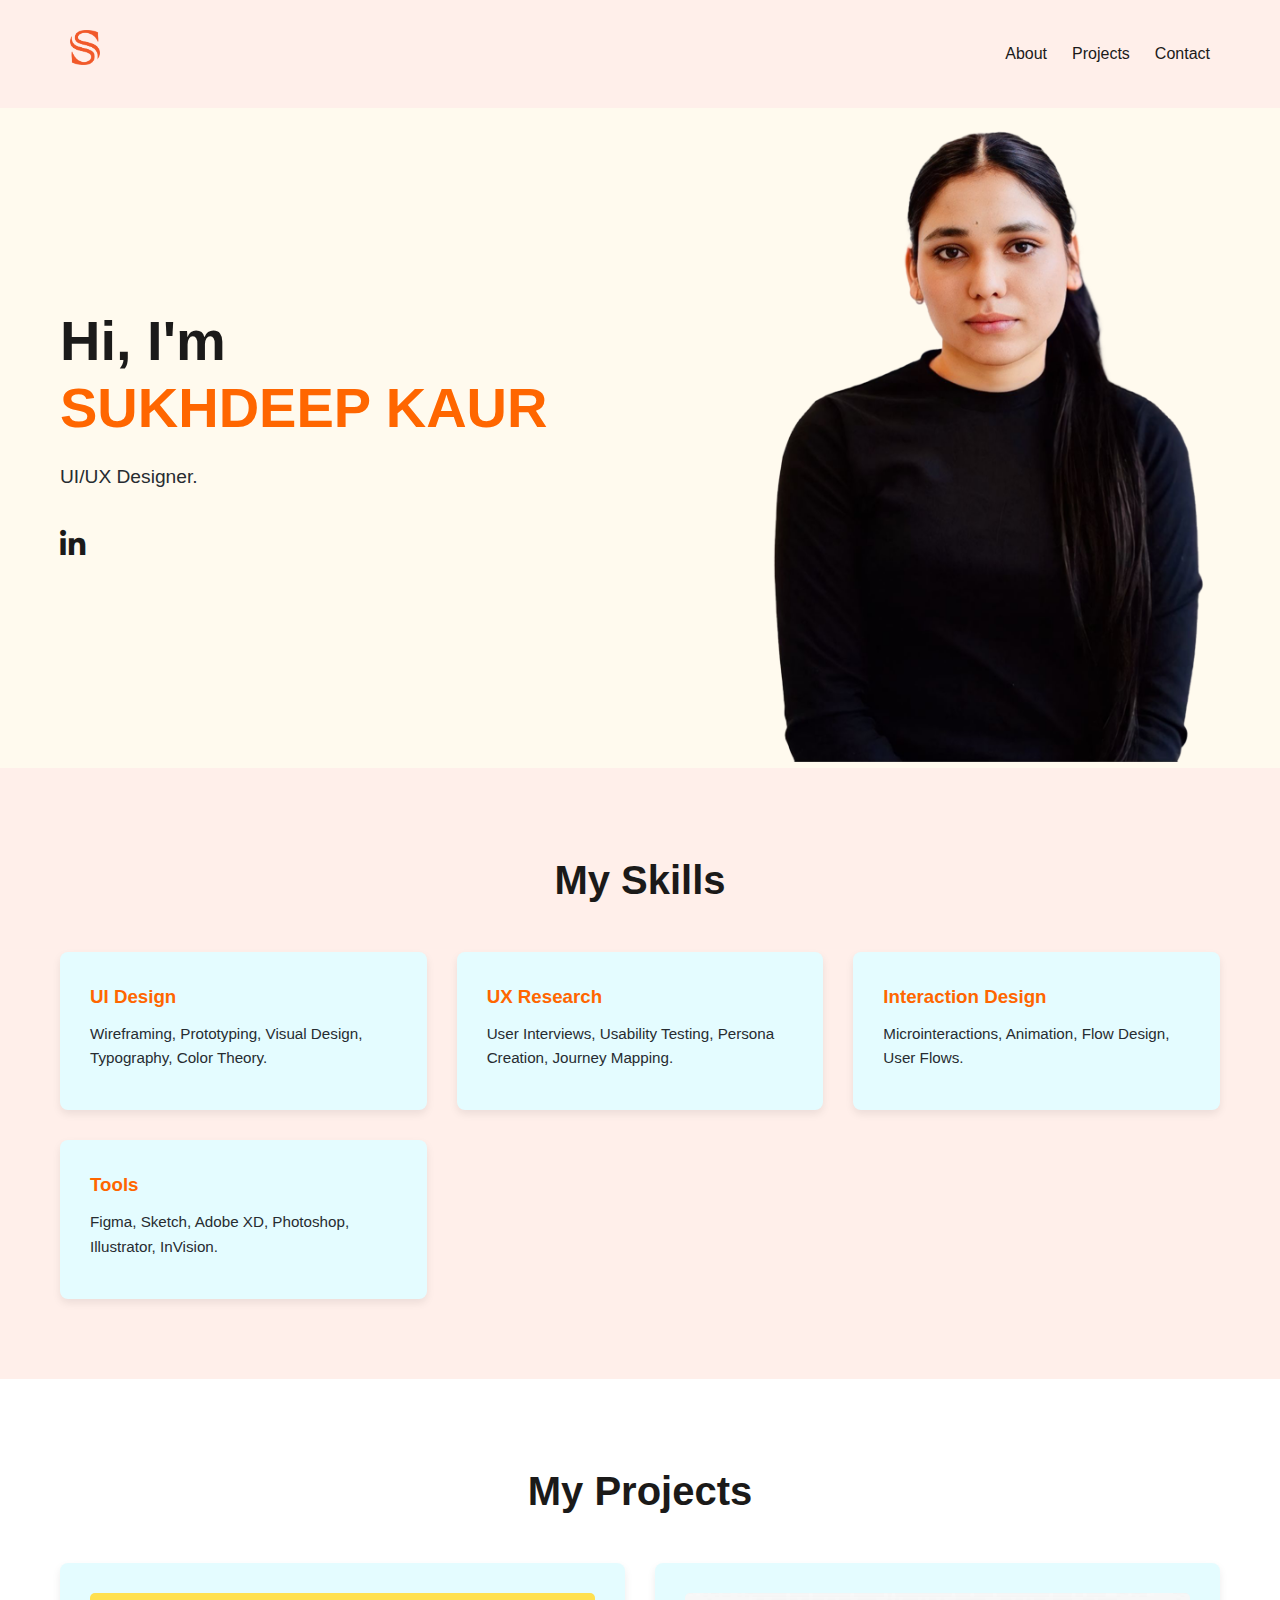
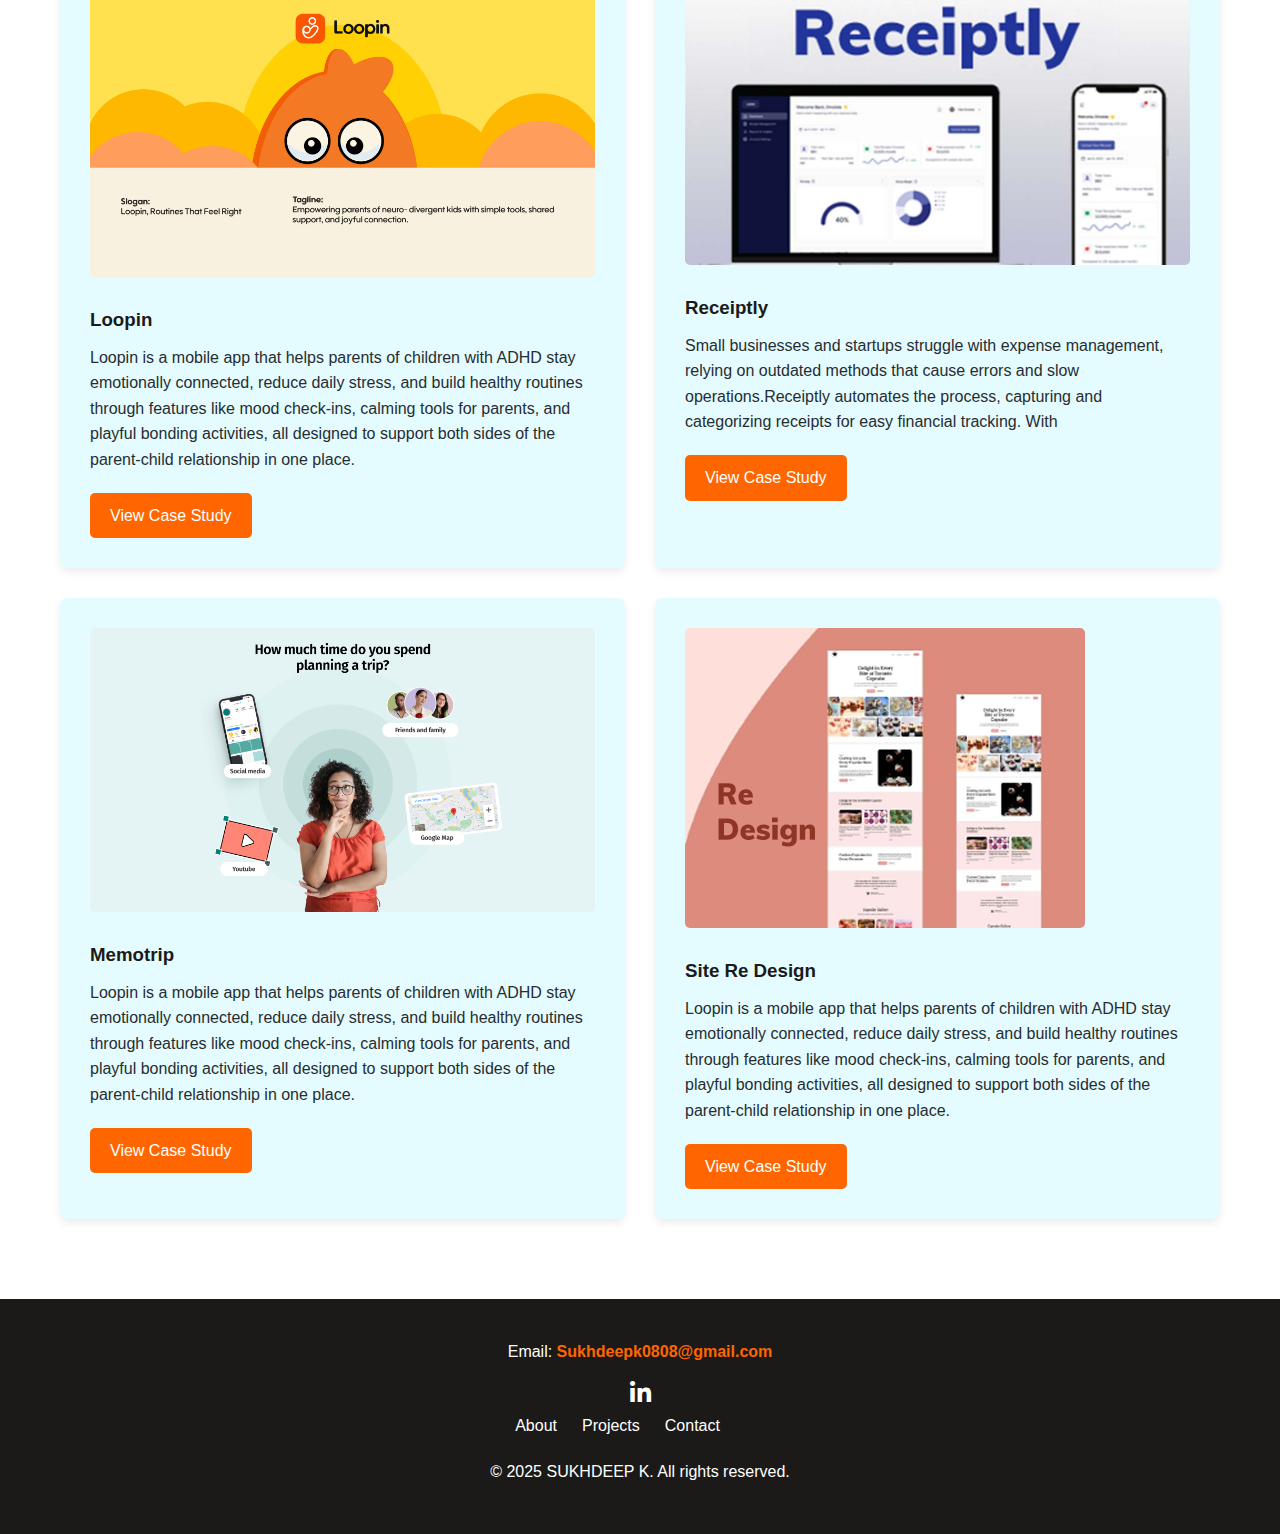
<file: index.html>
<!DOCTYPE html>
<html lang="en">
<head>
    <meta charset="UTF-8">
    <meta name="viewport" content="width=device-width, initial-scale=1.0">
    <title>Sukhdeep Portfolio</title>
    <link rel="stylesheet" href="assets/style.css">
    <link rel="stylesheet" href="https://cdnjs.cloudflare.com/ajax/libs/font-awesome/6.0.0-beta3/css/all.min.css">
    <link rel="icon" type="image/png" href="./assets/img/Fav.png">
</head>
<body>
    <header class="header">
        <div class="container">
            <div class="logo">
                <a href="index.html">
                    <img src="./assets/img/Sk logo@2x.png" alt="Your Profile Picture">
                </a>
                
            </div>
            <nav class="main-nav">
                <ul class="nav-list">
                    <!-- <li><a href="index.html">Home</a></li> -->
                    <li><a href="About.html">About</a></li>
                    
                    <li><a href="projects.html">Projects</a></li>
                    <li><a href="#contact">Contact</a></li>
                </ul>
                <div class="hamburger-menu">
                    <div class="bar"></div>
                    <div class="bar"></div>
                    <div class="bar"></div>
                </div>
            </nav>
        </div>
    </header>

    <main>
        <section id="hero" class="hero-section">
            <div class="container">
                <div class="hero-content">
                    <h1>Hi, I'm <br><span>SUKHDEEP KAUR </span> </h1>
                    <p>UI/UX Designer.</p>
                    <div class="social-links">
                        
                        <a href="https://www.linkedin.com/in/sukhdeep-kaur1997" target="_blank"><i class="fab fa-linkedin-in"></i></a>
                        
                    </div>
                </div>
                <div class="hero-image">
                    <img src="./assets/img/PProfile-photo.png" alt="Your Profile Picture"> </div>
            </div>
        </section>

        <section id="skills" class="skills-section">
            <div class="container">
                <h2>My Skills</h2>
                <div class="skills-grid">
                    <div class="skill-card">
                        <h3>UI Design</h3>
                        <p>Wireframing, Prototyping, Visual Design, Typography, Color Theory.</p>
                    </div>
                    <div class="skill-card">
                        <h3>UX Research</h3>
                        <p>User Interviews, Usability Testing, Persona Creation, Journey Mapping.</p>
                    </div>
                    <div class="skill-card">
                        <h3>Interaction Design</h3>
                        <p>Microinteractions, Animation, Flow Design, User Flows.</p>
                    </div>
                    <div class="skill-card">
                        <h3>Tools</h3>
                        <p>Figma, Sketch, Adobe XD, Photoshop, Illustrator, InVision.</p>
                    </div>
                </div>
            </div>
        </section>

        <section id="projects" class="projects-section">
            <div class="container">
                <h2>My Projects</h2>
                <div class="projects-grid">
                    <div class="project-card">
                        <img src="./assets/img/loopings/Project Looping.jpg" alt="Project 1"> <h3>Loopin</h3>
                        <p>Loopin is a mobile app that helps parents of children with
                        ADHD stay emotionally connected, reduce daily stress, and
                        build healthy routines through features like mood check-ins,
                        calming tools for parents, and playful bonding activities, all
                        designed to support both sides of the parent-child
                        relationship in one place.</p>
                        <a href="loopin.html" class="btn">View Case Study</a>
                    </div>
                    <div class="project-card">
                        <img src="./assets/img/Receiptly/Project receiptly.jpg" alt="Project 2"> <h3>Receiptly</h3>
                        <p>Small businesses and startups struggle with expense
                        management, relying on outdated methods that
                        cause errors and slow operations.Receiptly automates
                        the process, capturing and categorizing receipts for
                        easy financial tracking. With</p>
                        <a href="Receiptly.html" class="btn">View Case Study</a>
                    </div>
                    <div class="project-card">
                        <img src="./assets/img/memotrip/Problem statement.jpg" alt="Project 3"> <h3>Memotrip</h3>
                        <p>Loopin is a mobile app that helps parents of children with
                        ADHD stay emotionally connected, reduce daily stress, and
                        build healthy routines through features like mood check-ins,
                        calming tools for parents, and playful bonding activities, all
                        designed to support both sides of the parent-child
                        relationship in one place.</p>
                        <a href="Memotrip.html" class="btn">View Case Study</a>
                    </div>
                    <div class="project-card">
                        <img src="./assets/img/Redesign.png" alt="Project 4"> <h3>Site Re Design</h3>
                        <p>Loopin is a mobile app that helps parents of children with
                        ADHD stay emotionally connected, reduce daily stress, and
                        build healthy routines through features like mood check-ins,
                        calming tools for parents, and playful bonding activities, all
                        designed to support both sides of the parent-child
                        relationship in one place.</p>
                        <a href="Redesign.html" class="btn">View Case Study</a>
                    </div>
                </div>
            </div>
        </section>
    </main>

    <footer id="contact" class="footer">
        <div class="container">
            <div class="footer-content">
                <p>Email: <a href="mailto:your.email@example.com">Sukhdeepk0808@gmail.com</a></p>
                <div class="footer-social">
                    <a href="https://www.linkedin.com/in/sukhdeep-kaur1997" target="_blank"><i class="fab fa-linkedin-in"></i> </a>
                </div>
                <div><nav class="footer-nav">
                <ul class="nav-list">
                    <li><a href="About.html">About</a></li>
                    
                    <li><a href="projects.html">Projects</a></li>
                    <li><a href="#contact">Contact</a></li>
                </ul>
                </div>
                
            </nav>
            </div>
            <p>&copy; 2025 SUKHDEEP K. All rights reserved.</p>
        </div>
    </footer>

    <script src="Js/script.js"></script>
</body>
</html>
</file>
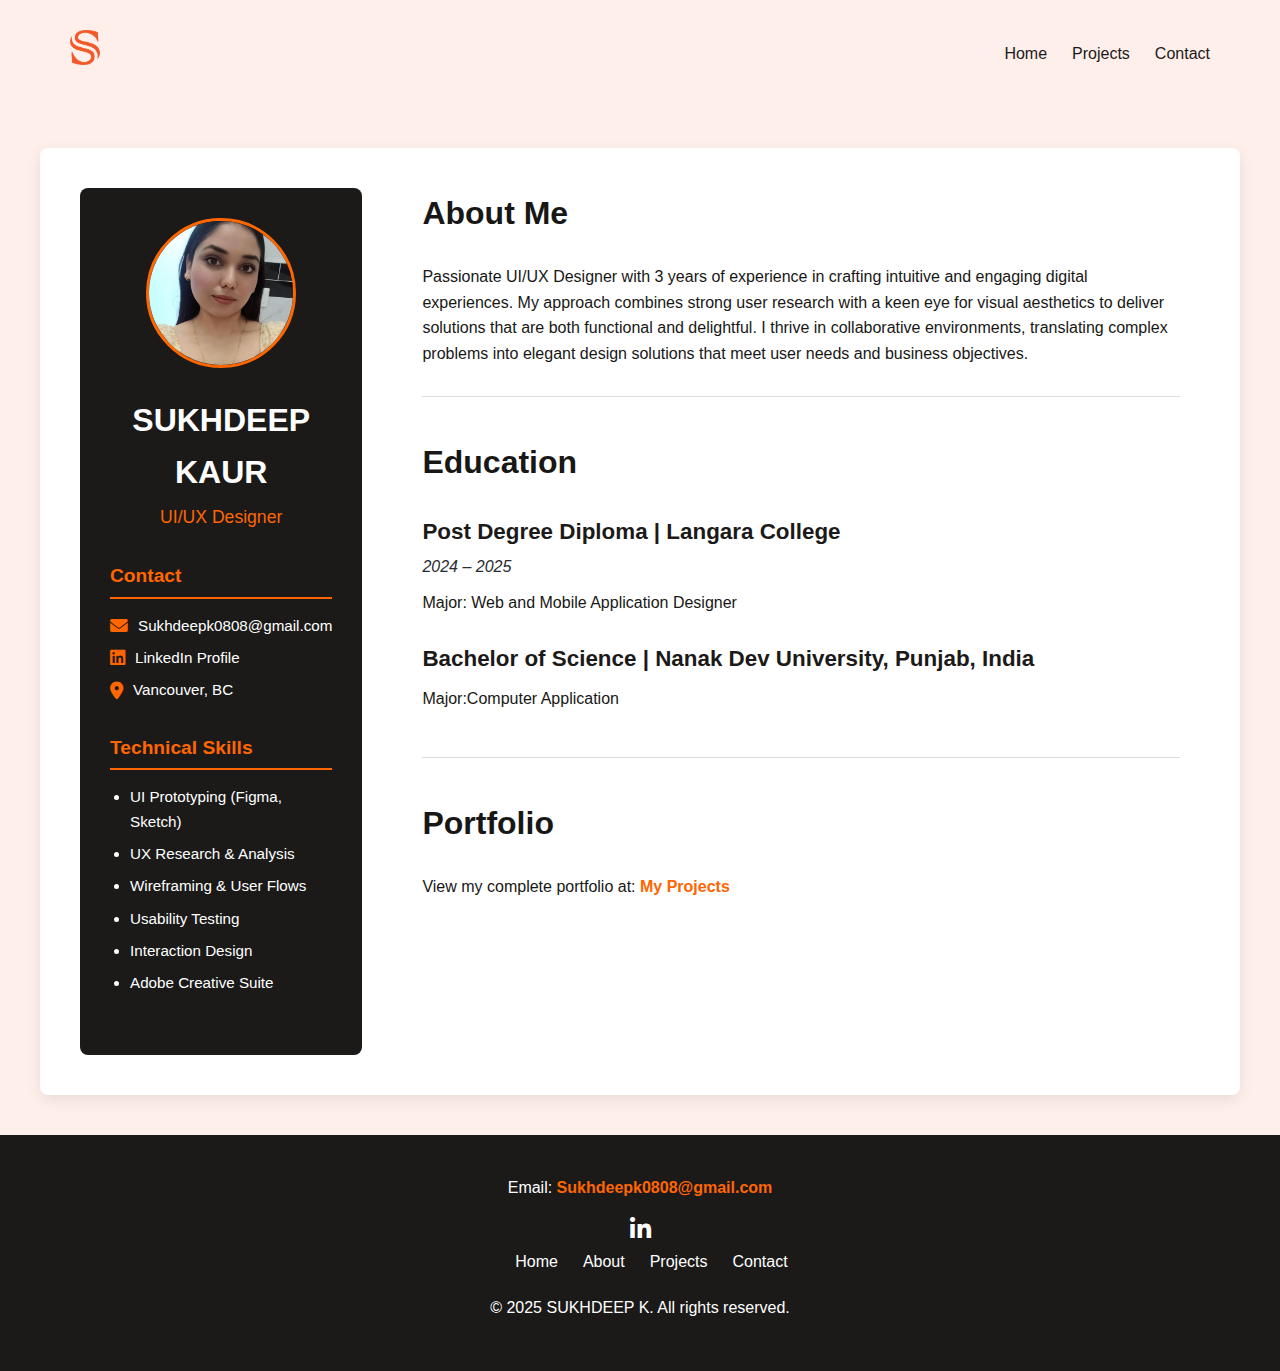
<file: About.html>
<!DOCTYPE html>
<html lang="en">
<head>
    <meta charset="UTF-8">
    <meta name="viewport" content="width=device-width, initial-scale=1.0">
    <title>Sukhdeep Portfolio</title>
    <link rel="stylesheet" href="./assets/about.css">
    <link rel="stylesheet" href="https://cdnjs.cloudflare.com/ajax/libs/font-awesome/6.0.0-beta3/css/all.min.css">
    <link rel="icon" type="image/png" href="./assets/img/Fav.png">
</head>
<body>
    <header class="header">
        <div class="container">
            <div class="logo">
                <a href="index.html">
                    <img src="./assets/img/Sk logo@2x.png" alt="Your Profile Picture">
                </a>
                
            </div>
            <nav class="main-nav">
                <ul class="nav-list">
                    <li><a href="index.html">Home</a></li>
                    <!-- <li><a href="#skills">About</a></li> -->
                    <li><a href="index.html">Projects</a></li>
                    <li><a href="#contact">Contact</a></li>
                </ul>
                <div class="hamburger-menu">
                    <div class="bar"></div>
                    <div class="bar"></div>
                    <div class="bar"></div>
                </div>
            </nav>
        </div>
    </header>

        <main class="about-main">
        <div class="container about-container">
            <aside class="about-sidebar">
                <img src="./assets/img/profile Pic.png" alt="Your Profile Picture" class="profile-pic">
                <h2>SUKHDEEP KAUR</h2>
                <p class="title">UI/UX Designer</p>
                <div class="contact-info">
                    <h3>Contact</h3>
                    <p><i class="fas fa-envelope"></i> <a href="mailto:your.email@example.com">Sukhdeepk0808@gmail.com</a></p>
                    <p><i class="fab fa-linkedin"></i> <a href="https://www.linkedin.com/in/sukhdeep-kaur1997" target="_blank">LinkedIn Profile</a></p>
                    <p><i class="fas fa-map-marker-alt"></i> Vancouver, BC</p>
                </div>
                <div class="key-skills">
                    <h3>Technical Skills</h3>
                    <ul>
                        <li>UI Prototyping (Figma, Sketch)</li>
                        <li>UX Research & Analysis</li>
                        <li>Wireframing & User Flows</li>
                        <li>Usability Testing</li>
                        <li>Interaction Design</li>
                        <li>Adobe Creative Suite</li>
                    </ul>
                </div>
            </aside>
            <section class="about-content">
                <div class="section-block">
                    <h2>About Me</h2>
                    <p>Passionate UI/UX Designer with 3 years of experience in crafting intuitive and engaging digital experiences. My approach combines strong user research with a keen eye for visual aesthetics to deliver solutions that are both functional and delightful. I thrive in collaborative environments, translating complex problems into elegant design solutions that meet user needs and business objectives.</p>
                </div>

                <!-- <div class="section-block">
                    <h2>Experience</h2>
                    <div class="job-entry">
                        <h3>Senior UI/UX Designer | [Company Name]</h3>
                        <p class="date">Month, Year – Present</p>
                        <ul>
                            <li>Led the design of [specific project/feature], resulting in a [quantifiable impact, e.g., 20% increase in user engagement].</li>
                            <li>Conducted comprehensive user research, including interviews and usability tests, to inform design decisions for [project].</li>
                            <li>Collaborated with product managers and engineers to ensure technical feasibility and successful implementation of designs.</li>
                            <li>Developed and maintained design systems to ensure consistency across multiple products.</li>
                        </ul>
                    </div>
                    <div class="job-entry">
                        <h3>UI/UX Designer | [Previous Company Name]</h3>
                        <p class="date">Month, Year – Month, Year</p>
                        <ul>
                            <li>Designed responsive interfaces for [types of platforms, e.g., web and mobile applications].</li>
                            <li>Created wireframes, mockups, and interactive prototypes using [tools, e.g., Figma, Adobe XD].</li>
                            <li>Participated in design critiques, providing constructive feedback and iterating on designs based on feedback.</li>
                        </ul>
                    </div>
                </div> -->

                <div class="section-block">
                    <h2>Education</h2>
                    <div class="education-entry">
                        <h3>Post Degree Diploma | Langara College</h3>
                        <p class="date">2024 – 2025</p>
                        <p>Major: Web and Mobile Application Designer </p>
                    </div>

                    <div class="education-entry">
                        <h3>Bachelor of Science | Nanak Dev University, Punjab, India</h3>
                        <p class="date"></p>
                        <p>Major:Computer Application </p>
                    </div>

                    
                </div>

                <div class="section-block">
                    <h2>Portfolio</h2>
                    <p>View my complete portfolio at: <a href="index.html" class="inline-link">My Projects</a></p>
                </div>
            </section>
        </div>
    </main>

    <footer id="contact" class="footer">
        <div class="container">
            <div class="footer-content">
                <p>Email: <a href="mailto:your.email@example.com">Sukhdeepk0808@gmail.com</a></p>
                <div class="footer-social">
                    <a href="https://www.linkedin.com/in/sukhdeep-kaur1997" target="_blank"><i class="fab fa-linkedin-in"></i> </a>
                </div>
                <div><nav class="footer-nav">
                <ul class="nav-list">
                   <li><a href="index.html">Home</a></li>
                    <li><a href="About.html">About</a></li>
                    
                    <li><a href="projects.html">Projects</a></li>
                    <li><a href="#contact">Contact</a></li>
                </ul>
                </div>
                
            </nav>
            </div>
            <p>&copy; 2025 SUKHDEEP K. All rights reserved.</p>
        </div>
    </footer>

    <script src="Js/script.js"></script>
</body>
</html>
</file>
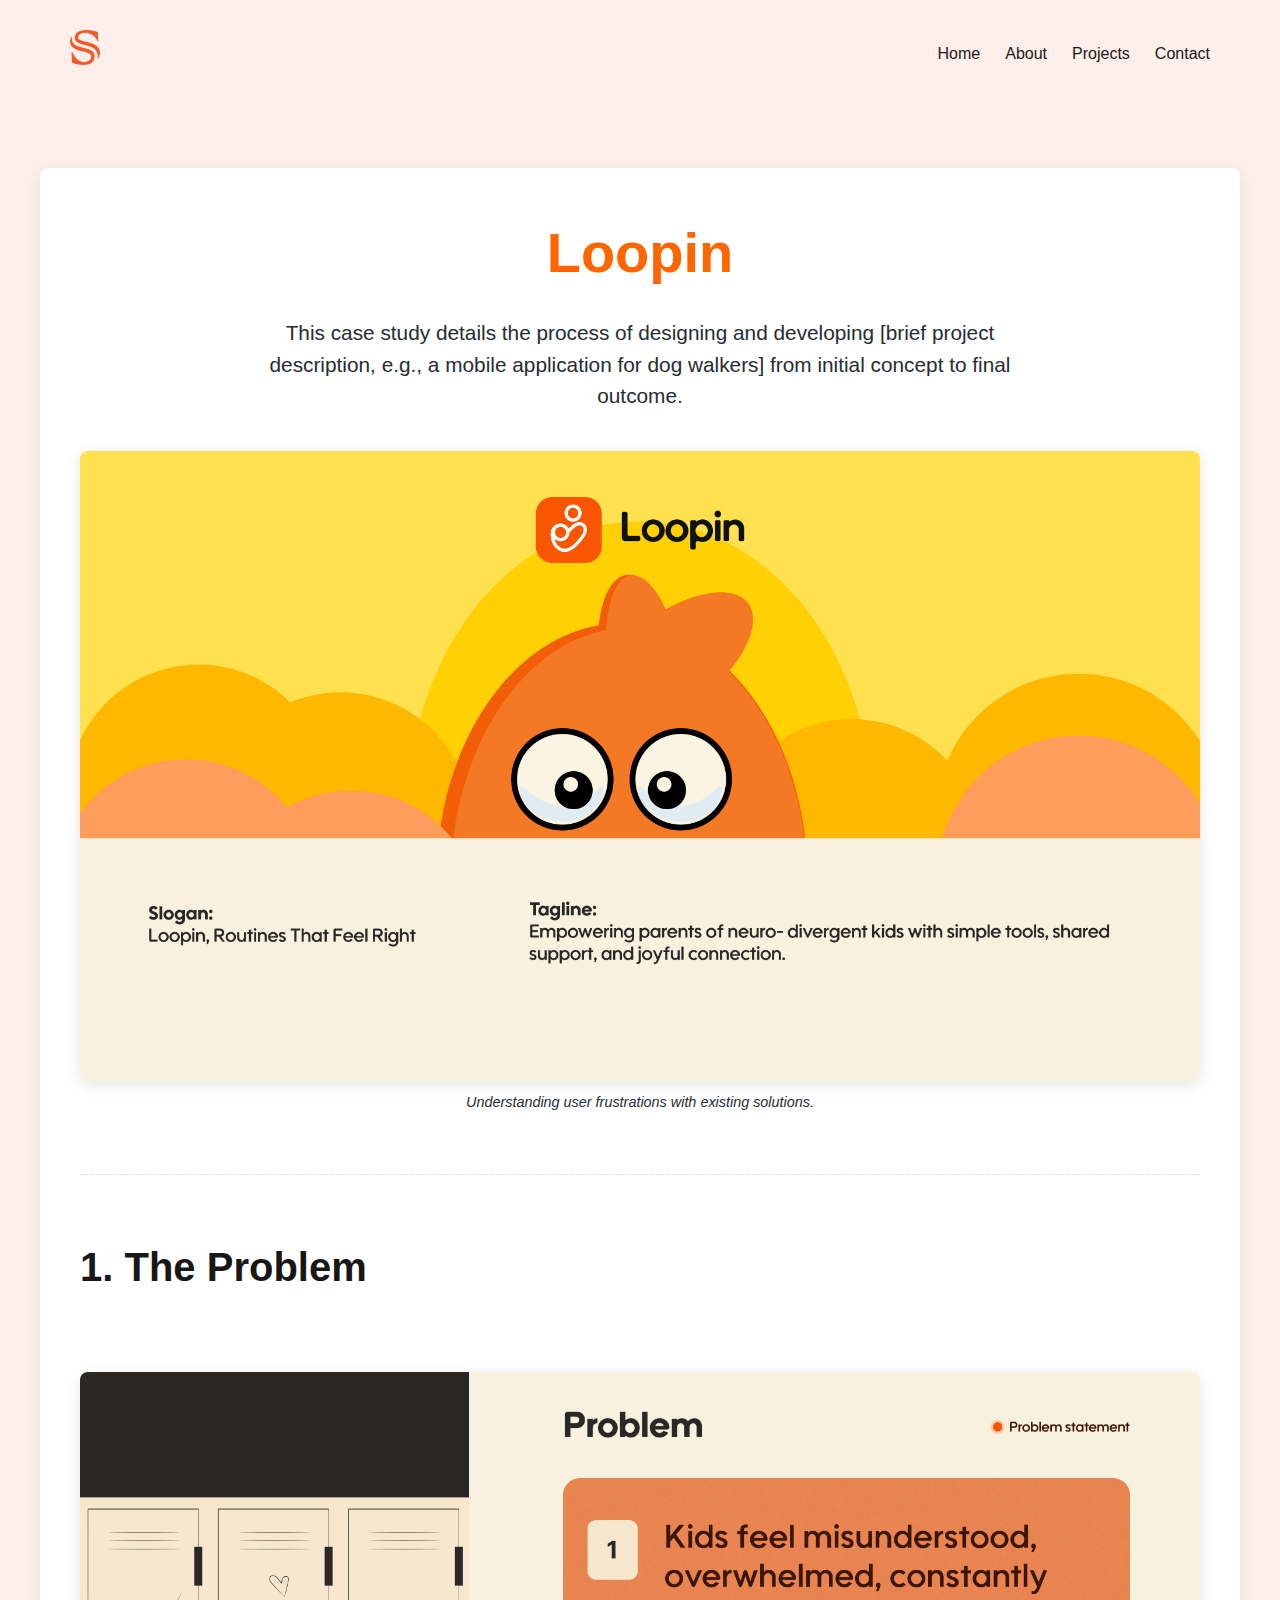
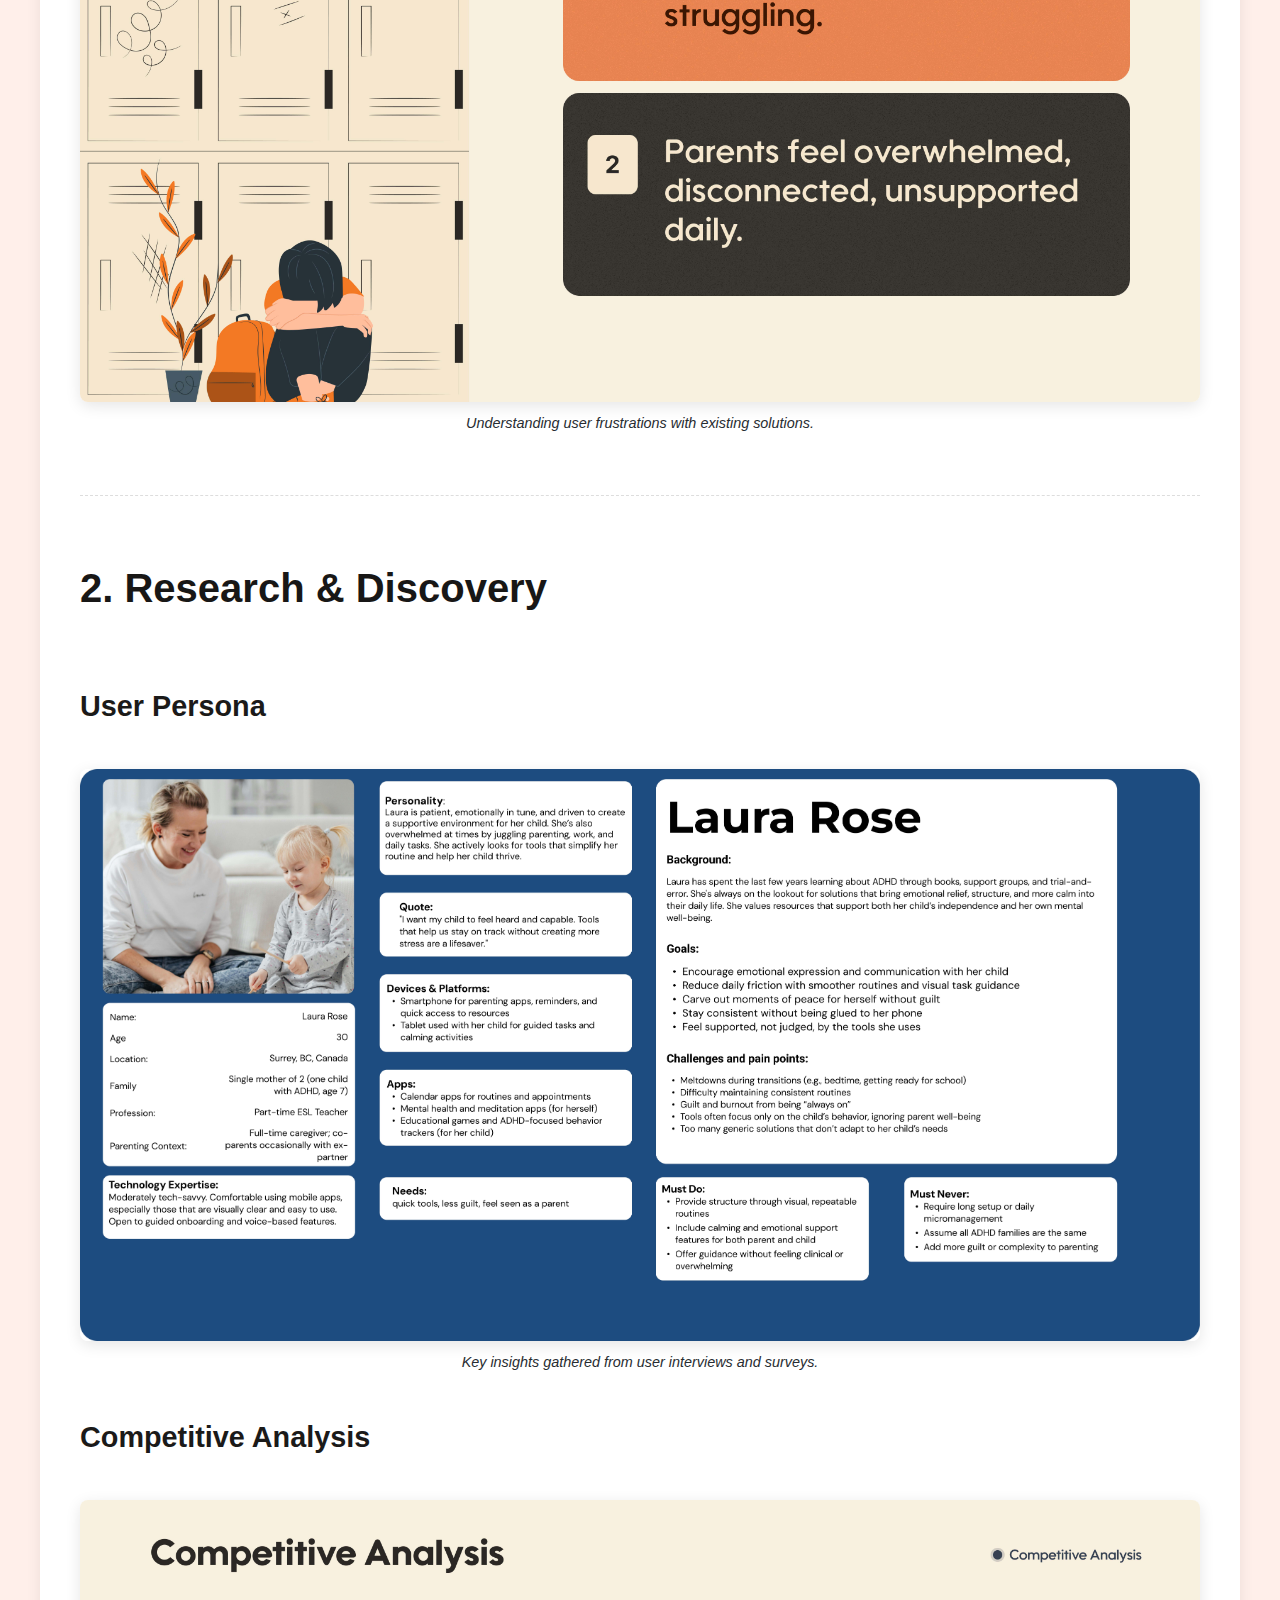
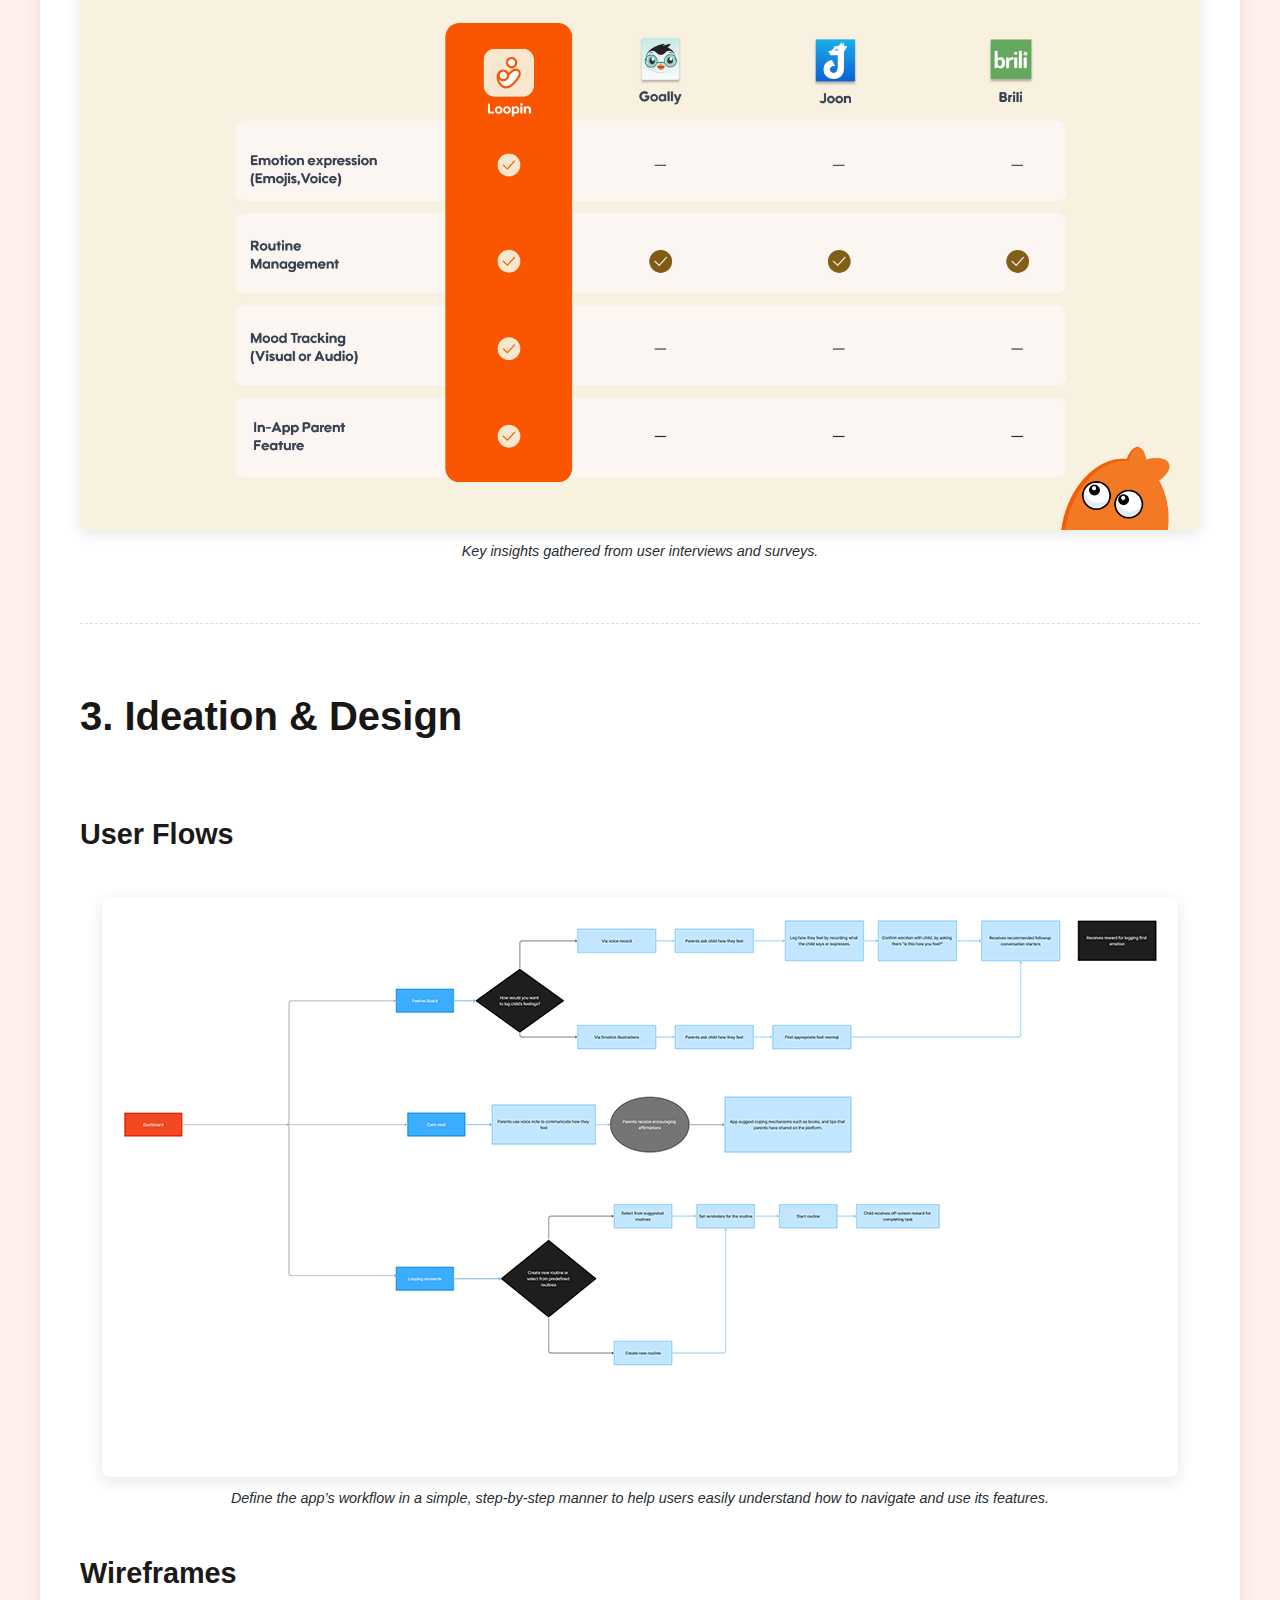
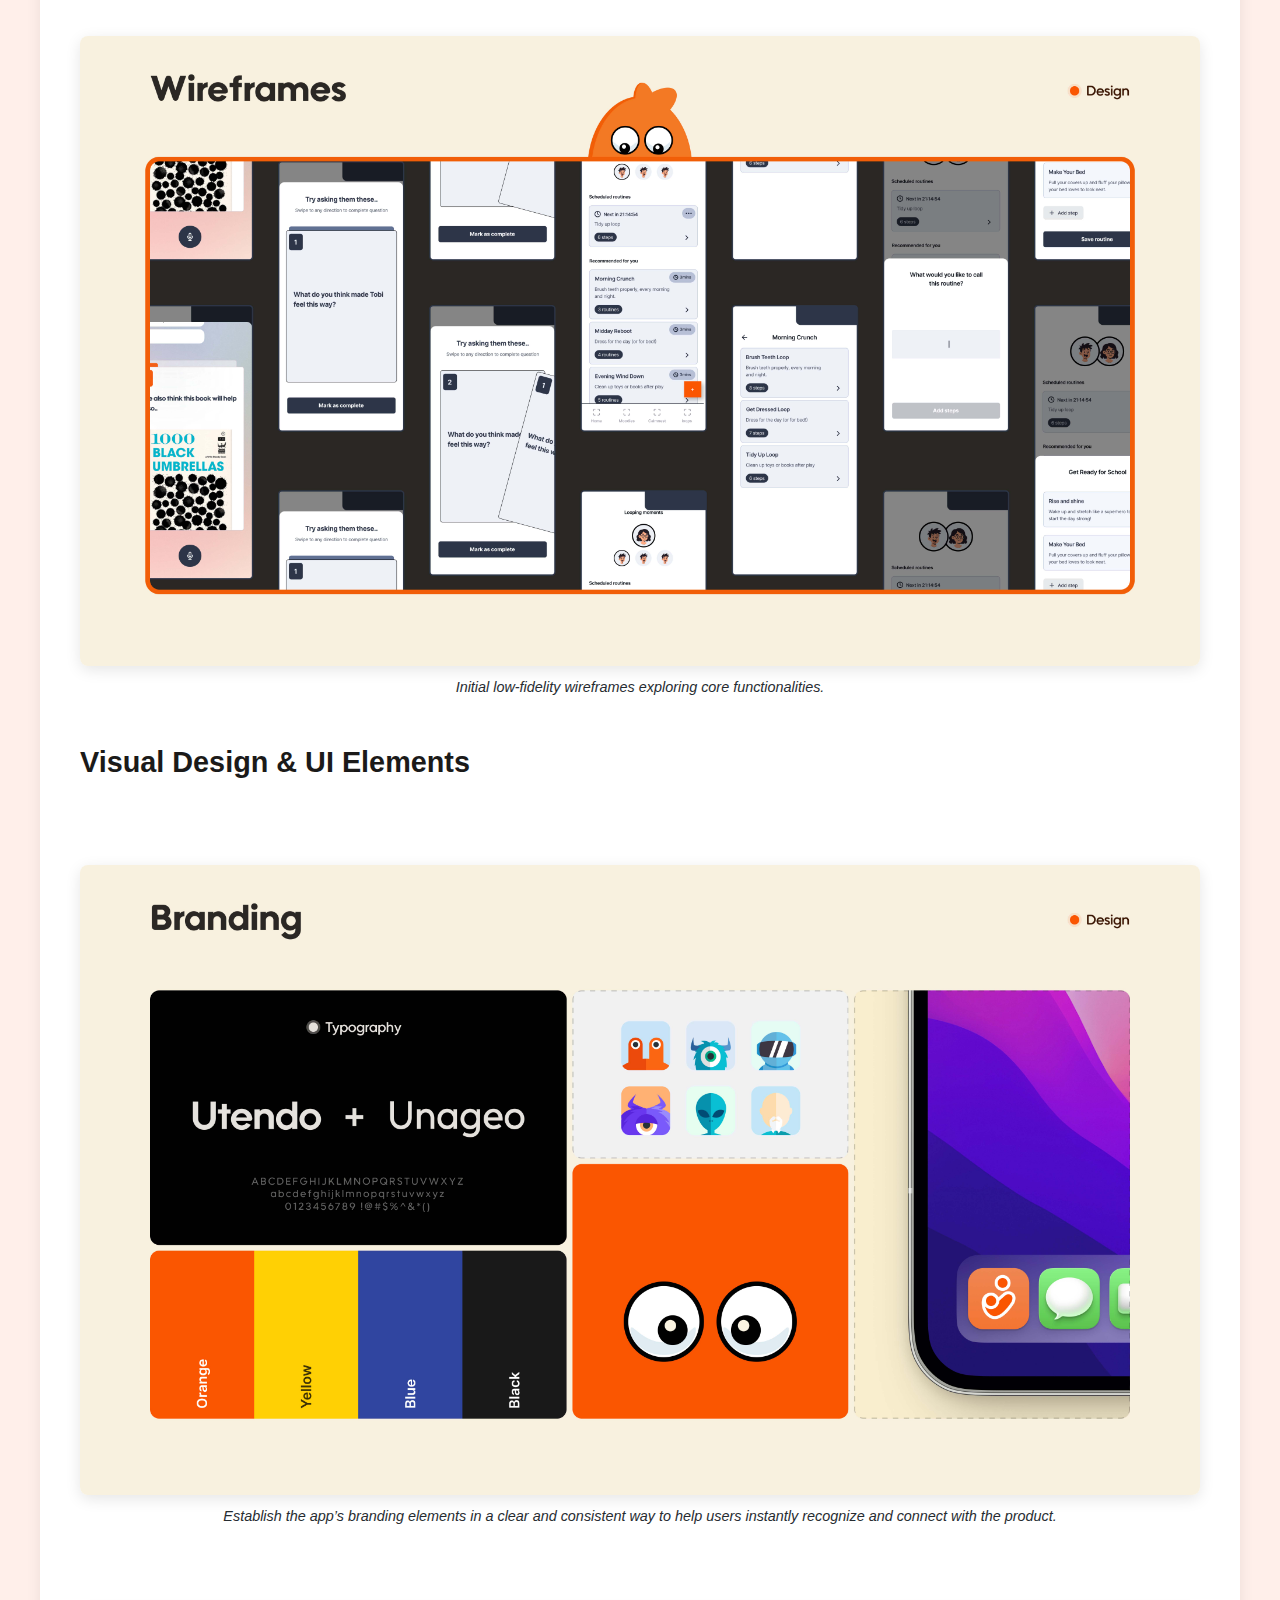
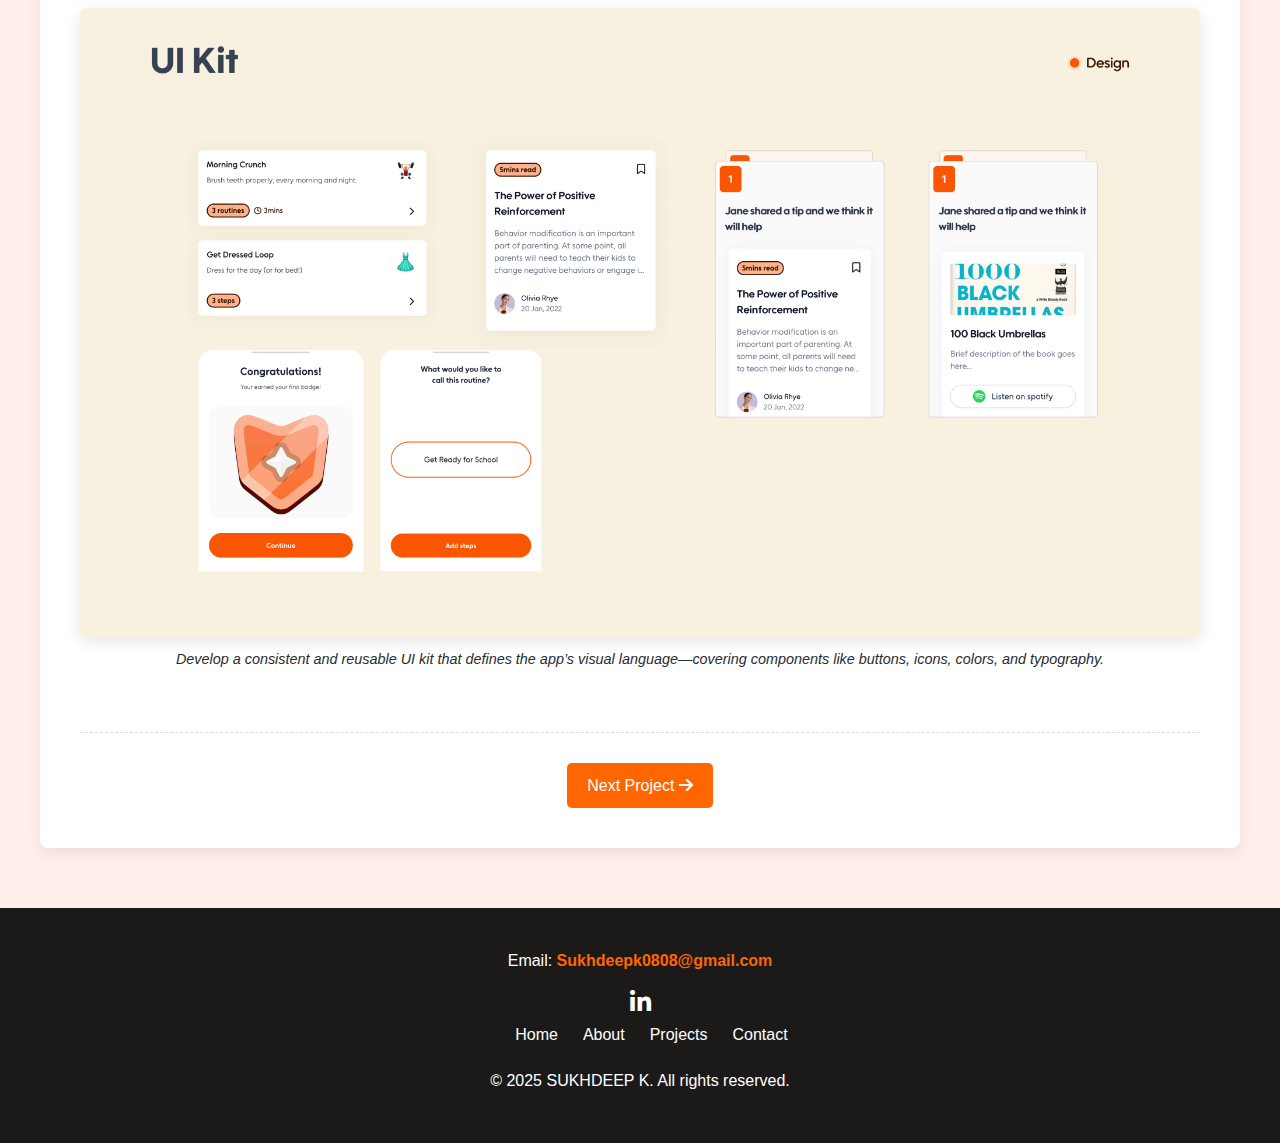
<file: loopin.html>
<!DOCTYPE html>
<html lang="en">
<head>
    <meta charset="UTF-8">
    <meta name="viewport" content="width=device-width, initial-scale=1.0">
    <title>Loopin</title>
    <link rel="stylesheet" href="./assets/projects.css">
    <link rel="stylesheet" href="https://cdnjs.cloudflare.com/ajax/libs/font-awesome/6.0.0-beta3/css/all.min.css">
    <link rel="icon" type="image/png" href="./assets/img/Fav.png">
</head>
<body>
    <header class="header">
        <div class="container">
            <div class="logo">
                <a href="index.html">
                    <img src="./assets/img/Sk logo@2x.png" alt="Your Profile Picture">
                </a>
                
            </div>
            <nav class="main-nav">
                <ul class="nav-list">
                    <li><a href="index.html">Home</a></li>
                    <li><a href="About.html">About</a></li>
                    
                    <li><a href="projects.html">Projects</a></li>
                    <li><a href="#contact">Contact</a></li>
                </ul>
                <div class="hamburger-menu">
                    <div class="bar"></div>
                    <div class="bar"></div>
                    <div class="bar"></div>
                </div>
            </nav>
        </div>
    </header>

       <main class="project-main">
    <div class="container project-case-study">

        <section class="project-overview">
            <h1>Loopin</h1>
            <p class="project-intro">This case study details the process of designing and developing [brief project description, e.g., a mobile application for dog walkers] from initial concept to final outcome.</p>
            
            <div class="image-container">
                    <img src="./assets/img/loopings/Project Looping.jpg" alt="Problem illustration or user quote">
                    <p class="image-caption">Understanding user frustrations with existing solutions.</p>
                </div>
        </section>

        <hr class="section-divider">

        <section class="case-study-section">
            <h2>1. The Problem</h2>
            <div class="text-image-layout">
                
                <div class="image-container">
                    <img src="./assets/img/loopings/problem.jpg" alt="Problem illustration or user quote">
                    <p class="image-caption">Understanding user frustrations with existing solutions.</p>
                </div>
            </div>
        </section>

        <hr class="section-divider">

        <section class="case-study-section">
            <h2>2. Research & Discovery</h2>

            <h3>User Persona</h3>
            <div class="text-image-layout reverse"> 
                <div class="image-container">
                    <img src="./assets/img/loopings/persona.jpg" alt="Research insights or persona">
                    <p class="image-caption">Key insights gathered from user interviews and surveys.</p>
                </div>
            </div>
            <h3>Competitive Analysis</h3>
            <div class="text-image-layout reverse"> 
                <div class="image-container">
                    <img src="./assets/img/loopings/compititor analysis.jpg" alt="Research insights or persona">
                    <p class="image-caption">Key insights gathered from user interviews and surveys.</p>
                </div>
            </div>

           
            </section>

        <hr class="section-divider">

        <section class="case-study-section">
            <h2>3. Ideation & Design</h2>
            <h3>User Flows</h3>
            <div class="text-image-layout">
                
                <div class="image-container">
                    <img src="./assets/img/loopings/userflow.png" alt="Wireframes or user flow">
                    <p class="image-caption">Define the app’s workflow in a simple, step-by-step manner to help users easily understand how to navigate and use its features. </p>
                </div>
                
            </div>
            <h3>Wireframes</h3>
            <div class="text-image-layout">
                
                <div class="image-container">
                    <img src="./assets/img/loopings/wireframe.jpg" alt="Wireframes or user flow">
                    <p class="image-caption">Initial low-fidelity wireframes exploring core functionalities.</p>
                </div>
                
            </div>


            

            <h3>Visual Design & UI Elements</h3>
            <div class="text-image-layout">
                <div class="text-image-layout">
                
                <div class="image-container">
                    <img src="./assets/img/loopings/branding kit.jpg" alt="Wireframes or user flow">
                    <p class="image-caption">Establish the app’s branding elements in a clear and consistent way to help users instantly recognize and connect with the product. </p>
                </div>
                
            </div>
                <div class="image-container">
                    <img src="./assets/img/loopings/uikit.jpg" alt="UI screenshots">
                    <p class="image-caption">Develop a consistent and reusable UI kit that defines the app’s visual language—covering components like buttons, icons, colors, and typography. </p>
                </div>
            </div>
        </section>

       

       

        <div class="next-project-nav">
            <a href="Receiptly.html" class="btn">Next Project <i class="fas fa-arrow-right"></i></a>
        </div>

    </div>
</main>

    <footer id="contact" class="footer">
        <div class="container">
            <div class="footer-content">
                <p>Email: <a href="mailto:your.email@example.com">Sukhdeepk0808@gmail.com</a></p>
                <div class="footer-social">
                    <a href="https://www.linkedin.com/in/sukhdeep-kaur1997" target="_blank"><i class="fab fa-linkedin-in"></i> </a>
                </div>
                <div><nav class="footer-nav">
                <ul class="nav-list">
                   <li><a href="index.html">Home</a></li>
                    <li><a href="About.html">About</a></li>
                    
                    <li><a href="projects.html">Projects</a></li>
                    <li><a href="#contact">Contact</a></li>
                </ul>
                </div>
                
            </nav>
            </div>
            <p>&copy; 2025 SUKHDEEP K. All rights reserved.</p>
        </div>
    </footer>

    <script src="Js/script.js"></script>
</body>
</html>
</file>
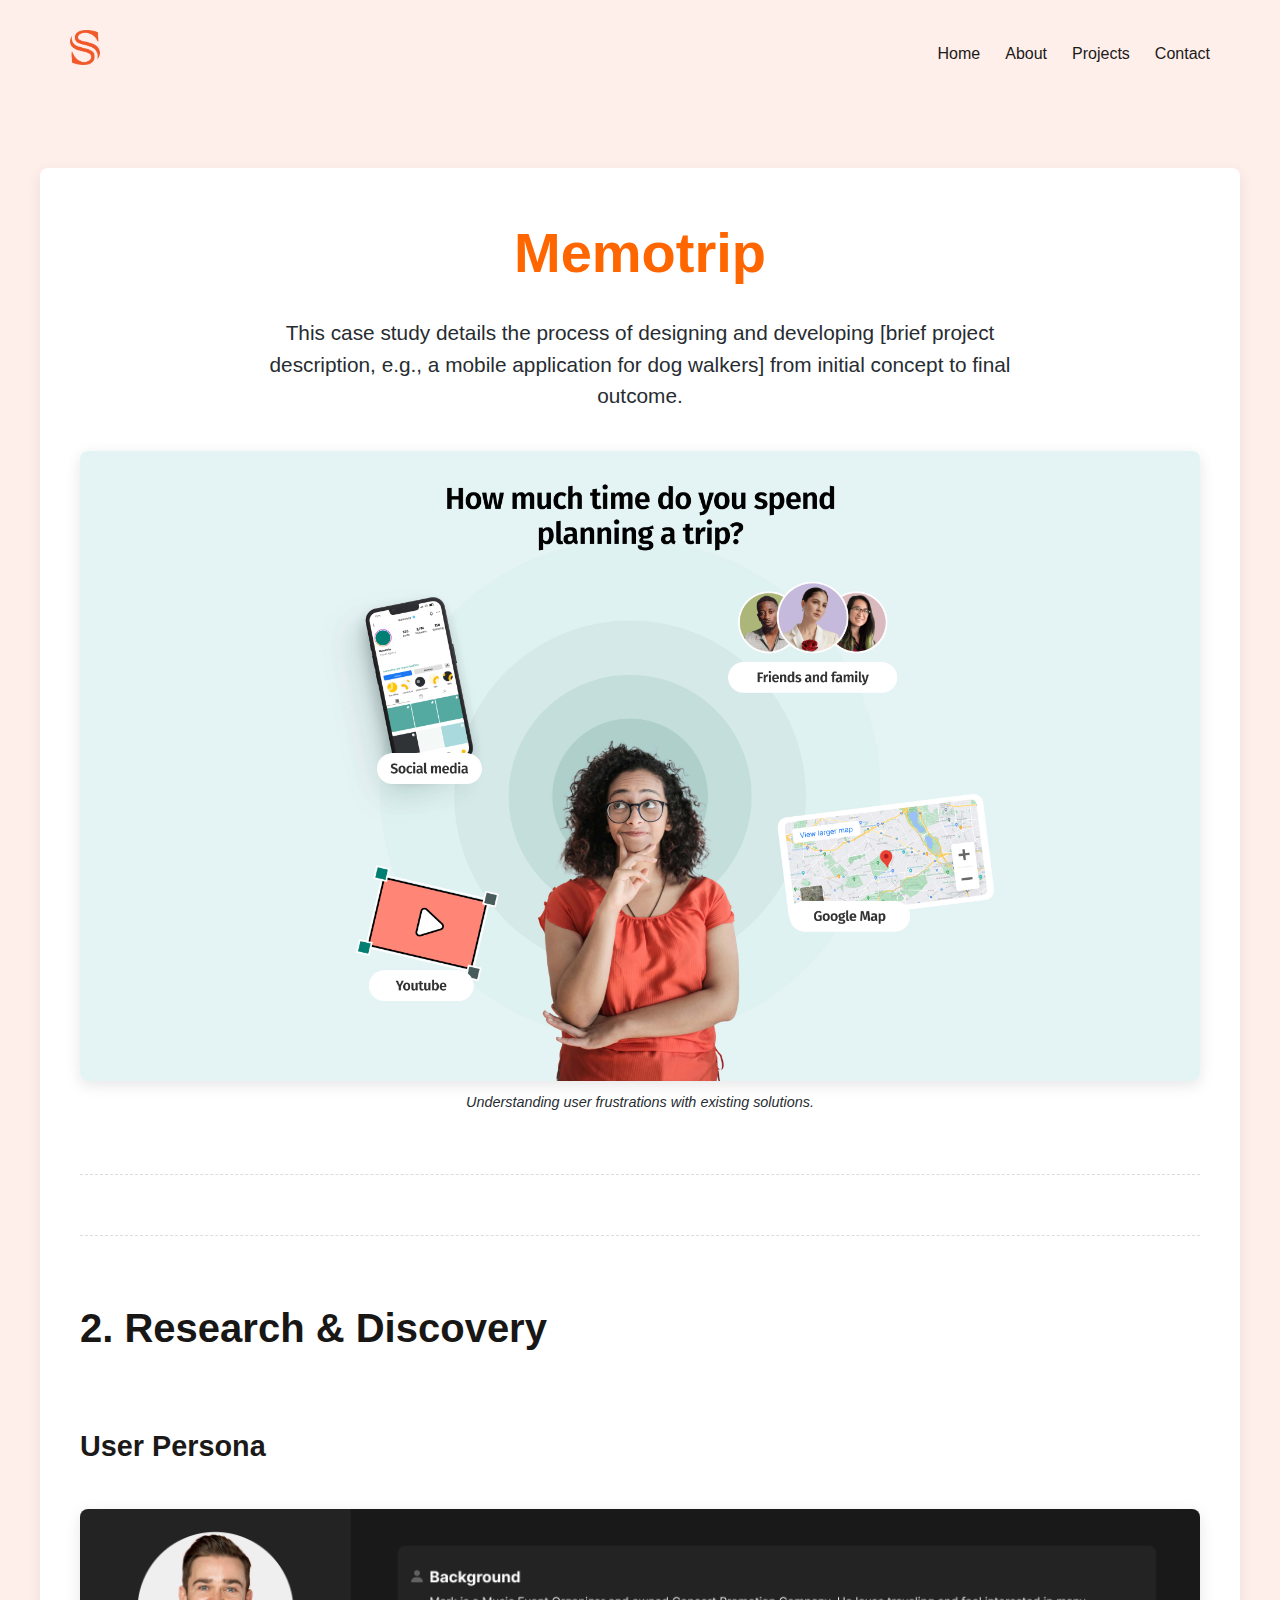
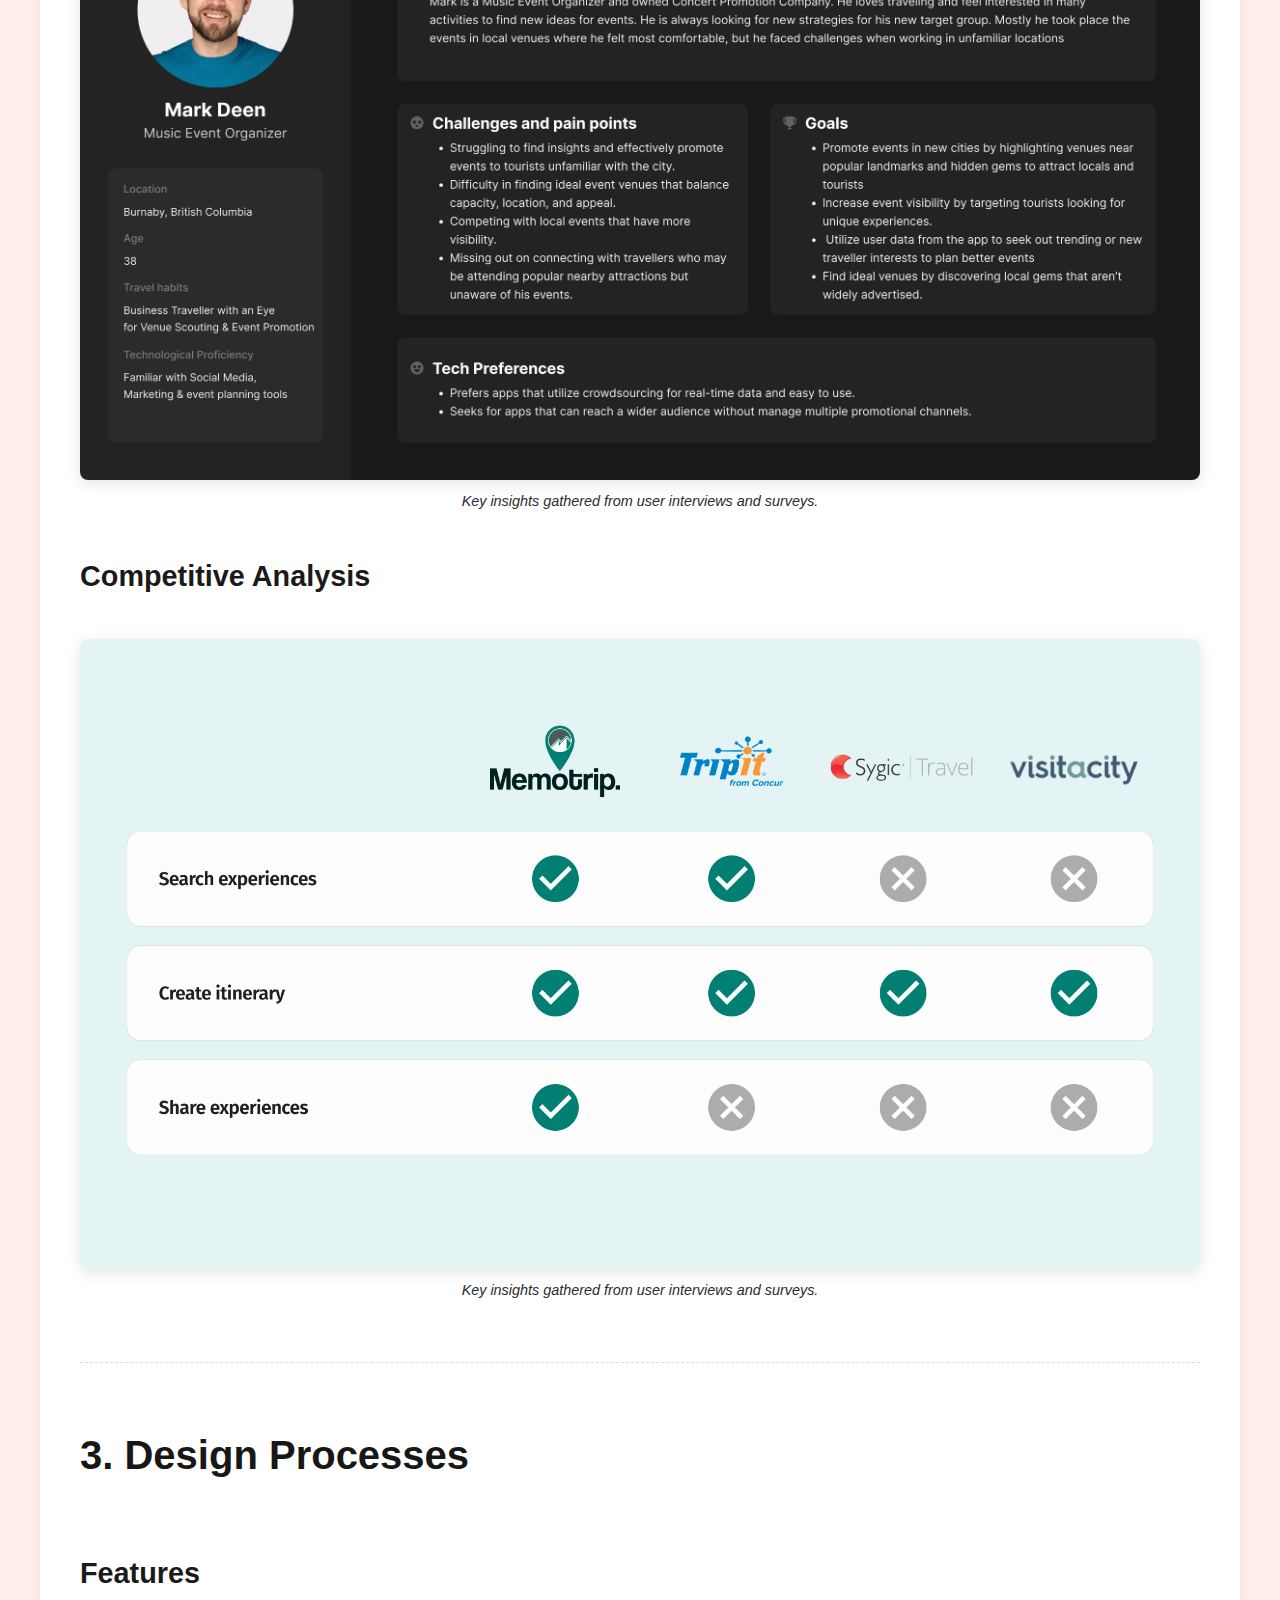
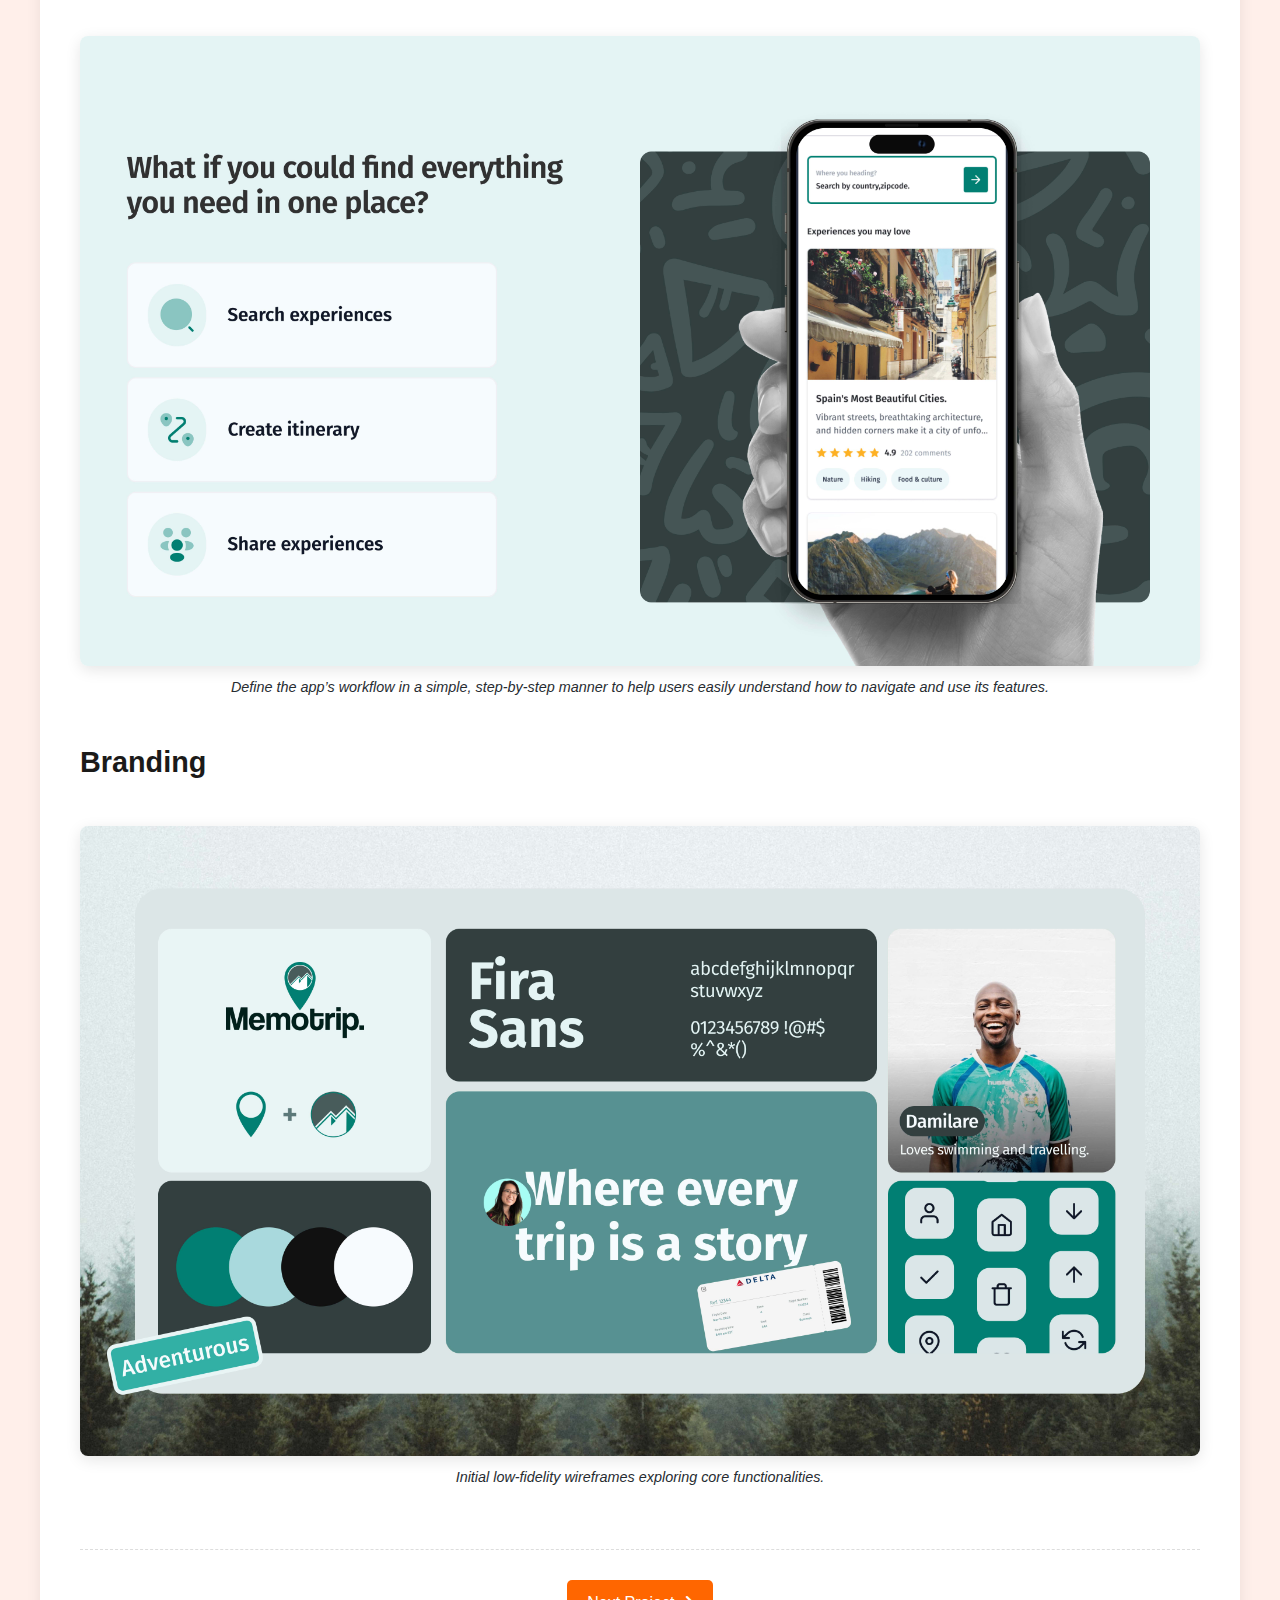
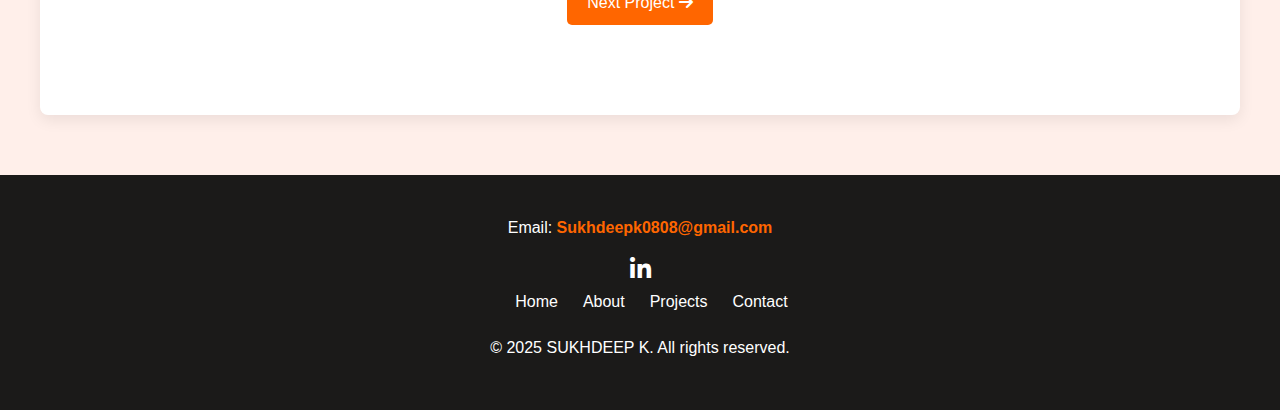
<file: Memotrip.html>
<!DOCTYPE html>
<html lang="en">
<head>
    <meta charset="UTF-8">
    <meta name="viewport" content="width=device-width, initial-scale=1.0">
    <title>Memotrip</title>
    <link rel="stylesheet" href="./assets/projects.css">
    <link rel="stylesheet" href="https://cdnjs.cloudflare.com/ajax/libs/font-awesome/6.0.0-beta3/css/all.min.css">
    <link rel="icon" type="image/png" href="./assets/img/Fav.png">
</head>
<body>
    <header class="header">
        <div class="container">
            <div class="logo">
                <a href="index.html">
                    <img src="./assets/img/Sk logo@2x.png" alt="Your Profile Picture">
                </a>
                
            </div>
            <nav class="main-nav">
                <ul class="nav-list">
                    <li><a href="index.html">Home</a></li>
                    <li><a href="About.html">About</a></li>
                    
                    <li><a href="projects.html">Projects</a></li>
                    <li><a href="#contact">Contact</a></li>
                </ul>
                <div class="hamburger-menu">
                    <div class="bar"></div>
                    <div class="bar"></div>
                    <div class="bar"></div>
                </div>
            </nav>
        </div>
    </header>

      <main class="project-main">
    <div class="container project-case-study">

        <section class="project-overview">
            <h1>Memotrip</h1>
            <p class="project-intro">This case study details the process of designing and developing [brief project description, e.g., a mobile application for dog walkers] from initial concept to final outcome.</p>
            
            <div class="image-container">
                    <img src="./assets/img/memotrip/Problem statement.jpg" alt="Problem illustration or user quote">
                    <p class="image-caption">Understanding user frustrations with existing solutions.</p>
                </div>
        </section>

        <hr class="section-divider">

        <!-- <section class="case-study-section">
            <h2>1. The Problem</h2>
            <div class="text-image-layout">
                
                <div class="image-container">
                    <img src="./assets/img/memotrip/Problem statement.jpg" alt="Problem illustration or user quote">
                    <p class="image-caption">Understanding user frustrations with existing solutions.</p>
                </div>
            </div>
        </section> -->

        <hr class="section-divider">

        <section class="case-study-section">
            <h2>2. Research & Discovery</h2>

            <h3>User Persona</h3>
            <div class="text-image-layout reverse"> 
                <div class="image-container">
                    <img src="./assets/img/memotrip/Persona 2.jpg" alt="Research insights or persona">
                    <p class="image-caption">Key insights gathered from user interviews and surveys.</p>
                </div>
            </div>
            <h3>Competitive Analysis</h3>
            <div class="text-image-layout reverse"> 
                <div class="image-container">
                    <img src="./assets/img/memotrip/Competitors.jpg" alt="Research insights or persona">
                    <p class="image-caption">Key insights gathered from user interviews and surveys.</p>
                </div>
            </div>

           
            </section>

        <hr class="section-divider">

        <section class="case-study-section">
            <h2>3. Design Processes</h2>
            <h3>Features</h3>
            <div class="text-image-layout">
                
                <div class="image-container">
                    <img src="./assets/img/memotrip/Features.jpg" alt="Wireframes or user flow">
                    <p class="image-caption">Define the app’s workflow in a simple, step-by-step manner to help users easily understand how to navigate and use its features. </p>
                </div>
                
            </div>
            <h3>Branding</h3>
            <div class="text-image-layout">
                
                <div class="image-container">
                    <img src="./assets/img/memotrip/Branding.jpg" alt="Wireframes or user flow">
                    <p class="image-caption">Initial low-fidelity wireframes exploring core functionalities.</p>
                </div>
                
            </div>


            

           
       

       

        <div class="next-project-nav">
            <a href="Redesign.html" class="btn">Next Project <i class="fas fa-arrow-right"></i></a>
        </div>

    </div>
</main>
     <footer id="contact" class="footer">
        <div class="container">
            <div class="footer-content">
                <p>Email: <a href="mailto:your.email@example.com">Sukhdeepk0808@gmail.com</a></p>
                <div class="footer-social">
                    <a href="https://www.linkedin.com/in/sukhdeep-kaur1997" target="_blank"><i class="fab fa-linkedin-in"></i> </a>
                </div>
                <div><nav class="footer-nav">
                <ul class="nav-list">
                   <li><a href="index.html">Home</a></li>
                    <li><a href="About.html">About</a></li>
                    
                    <li><a href="projects.html">Projects</a></li>
                    <li><a href="#contact">Contact</a></li>
                </ul>
                </div>
                
            </nav>
            </div>
            <p>&copy; 2025 SUKHDEEP K. All rights reserved.</p>
        </div>
    </footer>

    <script src="Js/script.js"></script>
</body>
</html>
</file>
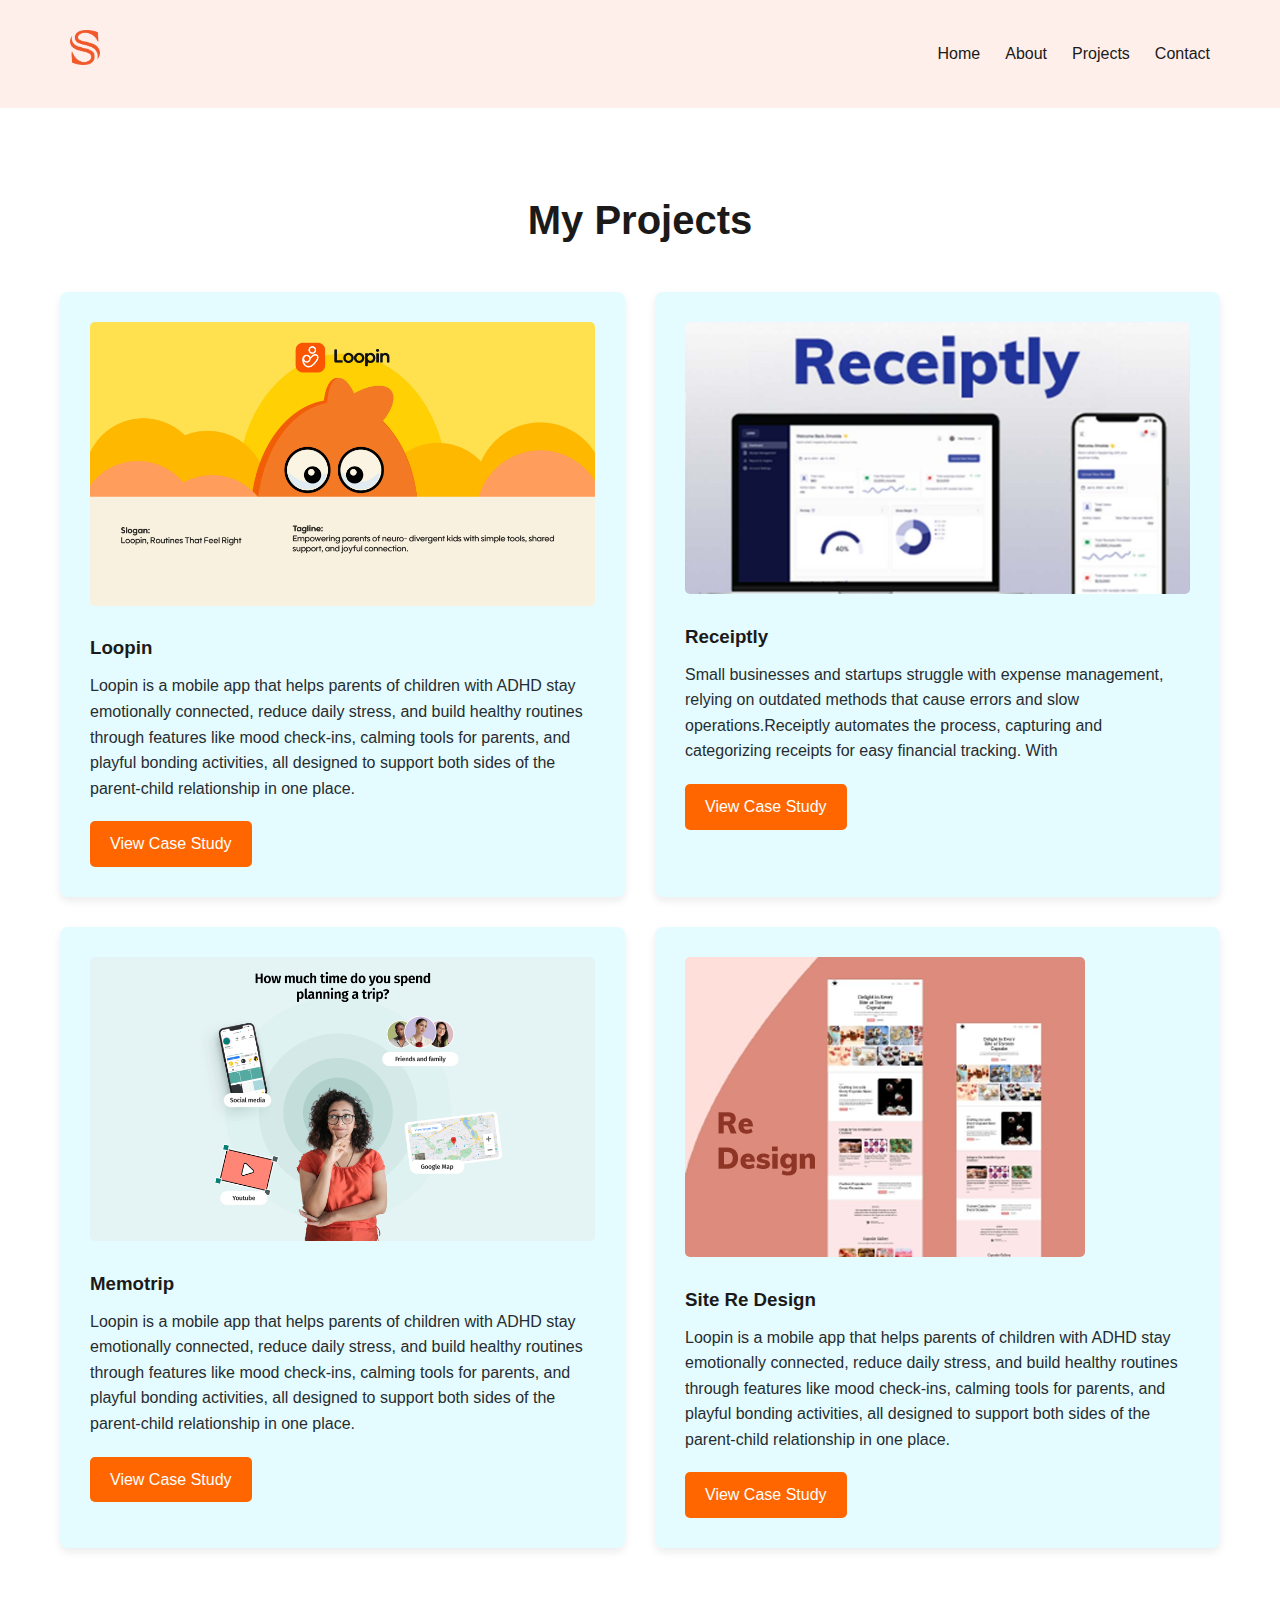
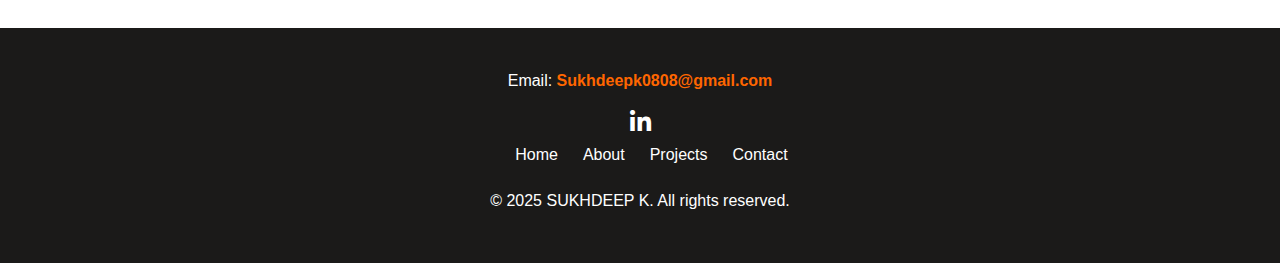
<file: projects.html>
<!DOCTYPE html>
<html lang="en">
<head>
    <meta charset="UTF-8">
    <meta name="viewport" content="width=device-width, initial-scale=1.0">
    <title>Sukhdeep Portfolio</title>
    <link rel="stylesheet" href="assets/style.css">
    <link rel="stylesheet" href="https://cdnjs.cloudflare.com/ajax/libs/font-awesome/6.0.0-beta3/css/all.min.css">
    <link rel="icon" type="image/png" href="./assets/img/Fav.png">
</head>
<body>
    <header class="header">
        <div class="container">
            <div class="logo">
                <a href="index.html">
                    <img src="./assets/img/Sk logo@2x.png" alt="Your Profile Picture">
                </a>
                
            </div>
            <nav class="main-nav">
                <ul class="nav-list">
                    <li><a href="index.html">Home</a></li>
                    <li><a href="About.html">About</a></li>
                    
                    <li><a href="projects.html">Projects</a></li>
                    <li><a href="#contact">Contact</a></li>
                </ul>
                <div class="hamburger-menu">
                    <div class="bar"></div>
                    <div class="bar"></div>
                    <div class="bar"></div>
                </div>
            </nav>
        </div>
    </header>

    <main>
       

        <section id="projects" class="projects-section">
            <div class="container">
                <h2>My Projects</h2>
                <div class="projects-grid">
                    <div class="project-card">
                        <img src="./assets/img/loopings/Project Looping.jpg" alt="Project 1"> <h3>Loopin</h3>
                        <p>Loopin is a mobile app that helps parents of children with
                        ADHD stay emotionally connected, reduce daily stress, and
                        build healthy routines through features like mood check-ins,
                        calming tools for parents, and playful bonding activities, all
                        designed to support both sides of the parent-child
                        relationship in one place.</p>
                        <a href="loopin.html" class="btn">View Case Study</a>
                    </div>
                    <div class="project-card">
                        <img src="./assets/img/Receiptly/Project receiptly.jpg" alt="Project 2"> <h3>Receiptly</h3>
                        <p>Small businesses and startups struggle with expense
                        management, relying on outdated methods that
                        cause errors and slow operations.Receiptly automates
                        the process, capturing and categorizing receipts for
                        easy financial tracking. With</p>
                        <a href="Receiptly.html" class="btn">View Case Study</a>
                    </div>
                    <div class="project-card">
                        <img src="./assets/img/memotrip/Problem statement.jpg" alt="Project 3"> <h3>Memotrip</h3>
                        <p>Loopin is a mobile app that helps parents of children with
                        ADHD stay emotionally connected, reduce daily stress, and
                        build healthy routines through features like mood check-ins,
                        calming tools for parents, and playful bonding activities, all
                        designed to support both sides of the parent-child
                        relationship in one place.</p>
                        <a href="Memotrip.html" class="btn">View Case Study</a>
                    </div>
                    <div class="project-card">
                        <img src="./assets/img/Redesign.png" alt="Project 4"> <h3>Site Re Design</h3>
                        <p>Loopin is a mobile app that helps parents of children with
                        ADHD stay emotionally connected, reduce daily stress, and
                        build healthy routines through features like mood check-ins,
                        calming tools for parents, and playful bonding activities, all
                        designed to support both sides of the parent-child
                        relationship in one place.</p>
                        <a href="Redesign.html" class="btn">View Case Study</a>
                    </div>
                </div>
            </div>
        </section>
    </main>

    <footer id="contact" class="footer">
        <div class="container">
            <div class="footer-content">
                <p>Email: <a href="mailto:your.email@example.com">Sukhdeepk0808@gmail.com</a></p>
                <div class="footer-social">
                    <a href="https://www.linkedin.com/in/sukhdeep-kaur1997" target="_blank"><i class="fab fa-linkedin-in"></i> </a>
                </div>
                <div><nav class="footer-nav">
                <ul class="nav-list">
                   <li><a href="index.html">Home</a></li>
                    <li><a href="About.html">About</a></li>
                    
                    <li><a href="projects.html">Projects</a></li>
                    <li><a href="#contact">Contact</a></li>
                </ul>
                </div>
                
            </nav>
            </div>
            <p>&copy; 2025 SUKHDEEP K. All rights reserved.</p>
        </div>
    </footer>

    <script src="Js/script.js"></script>
</body>
</html>
</file>
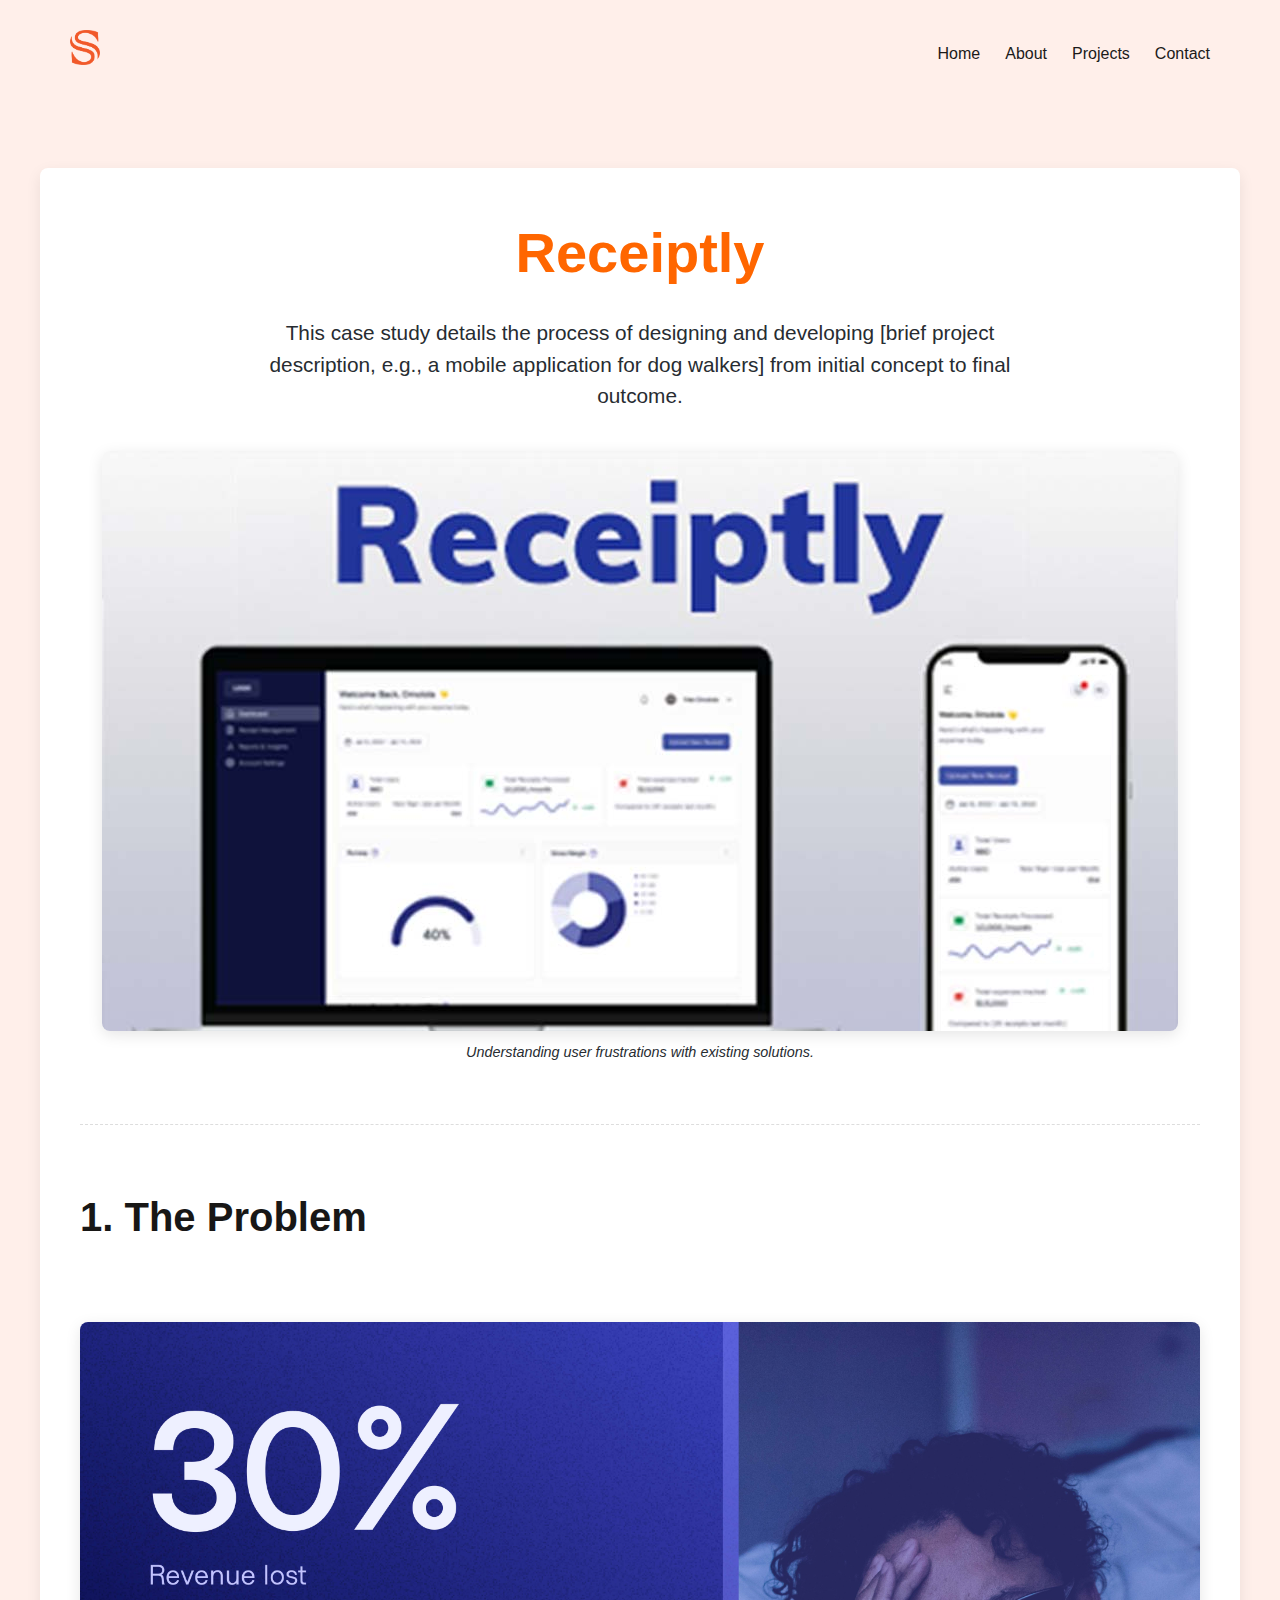
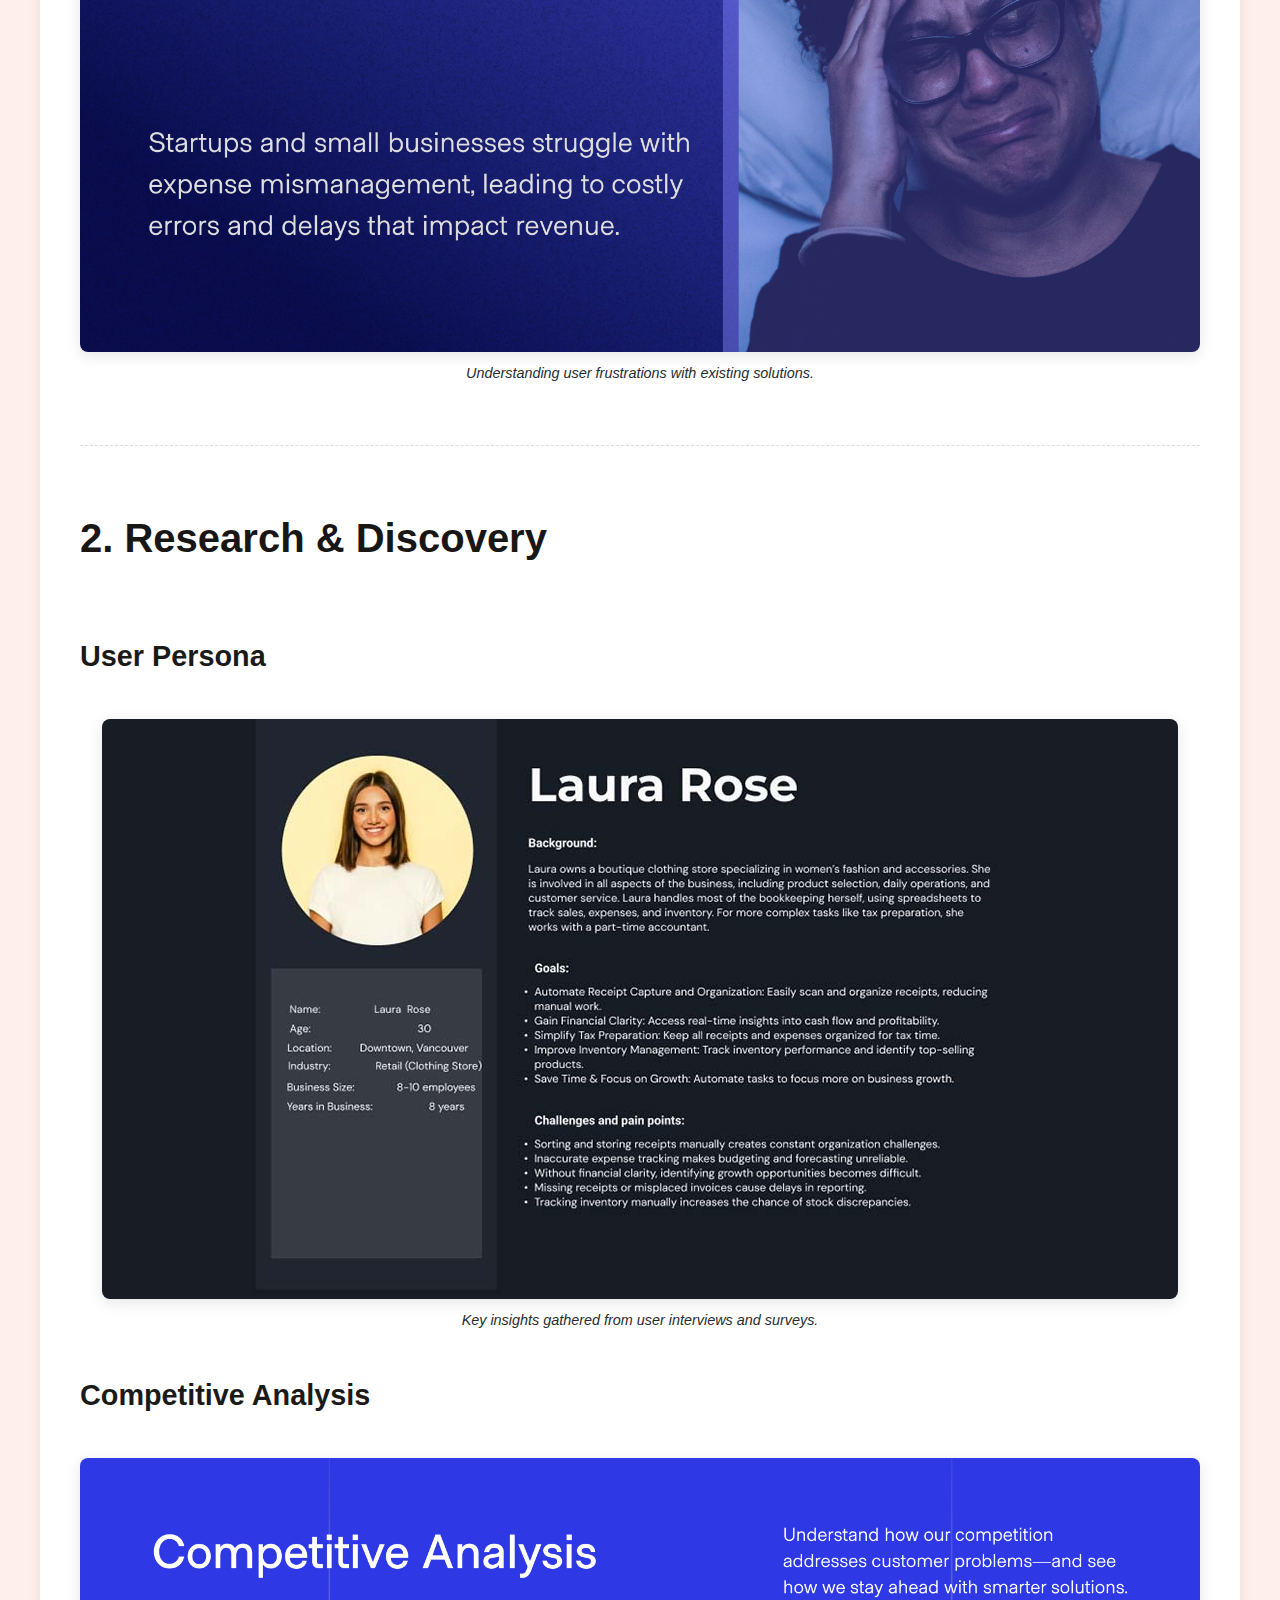
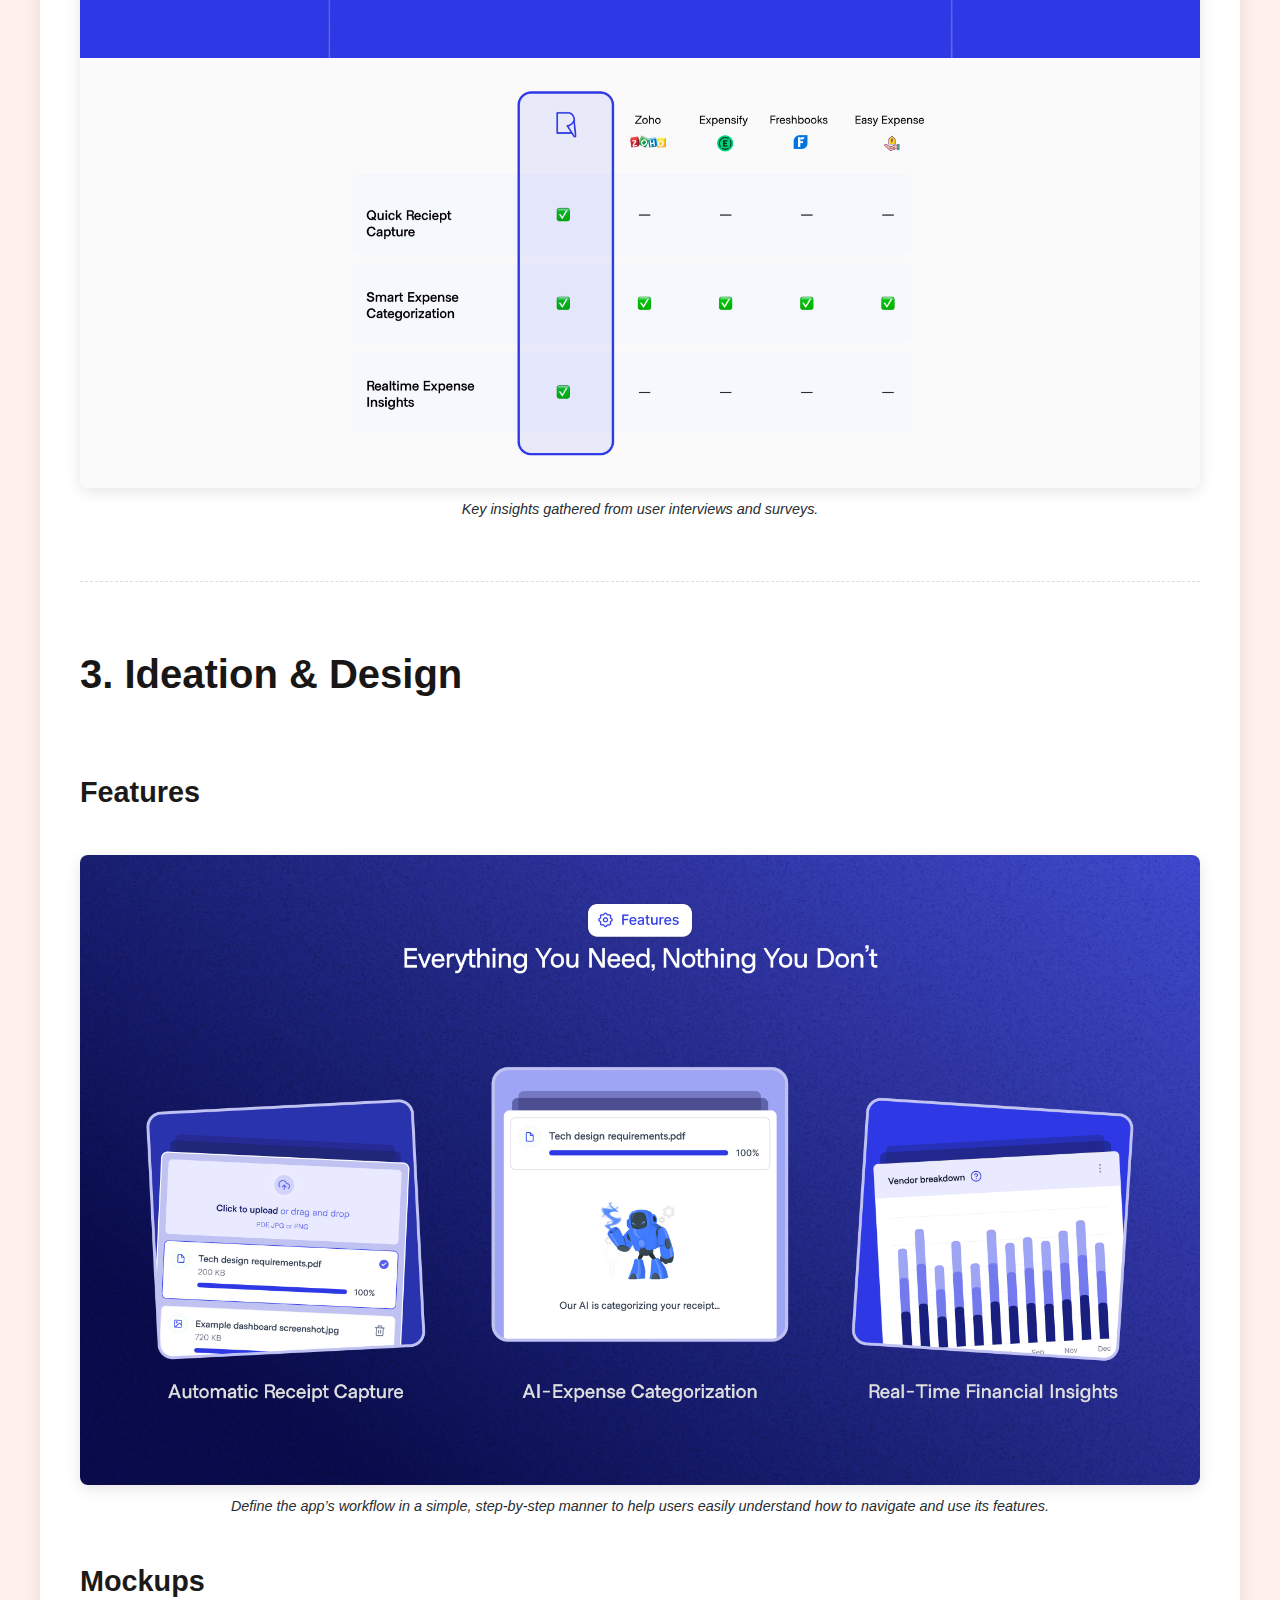
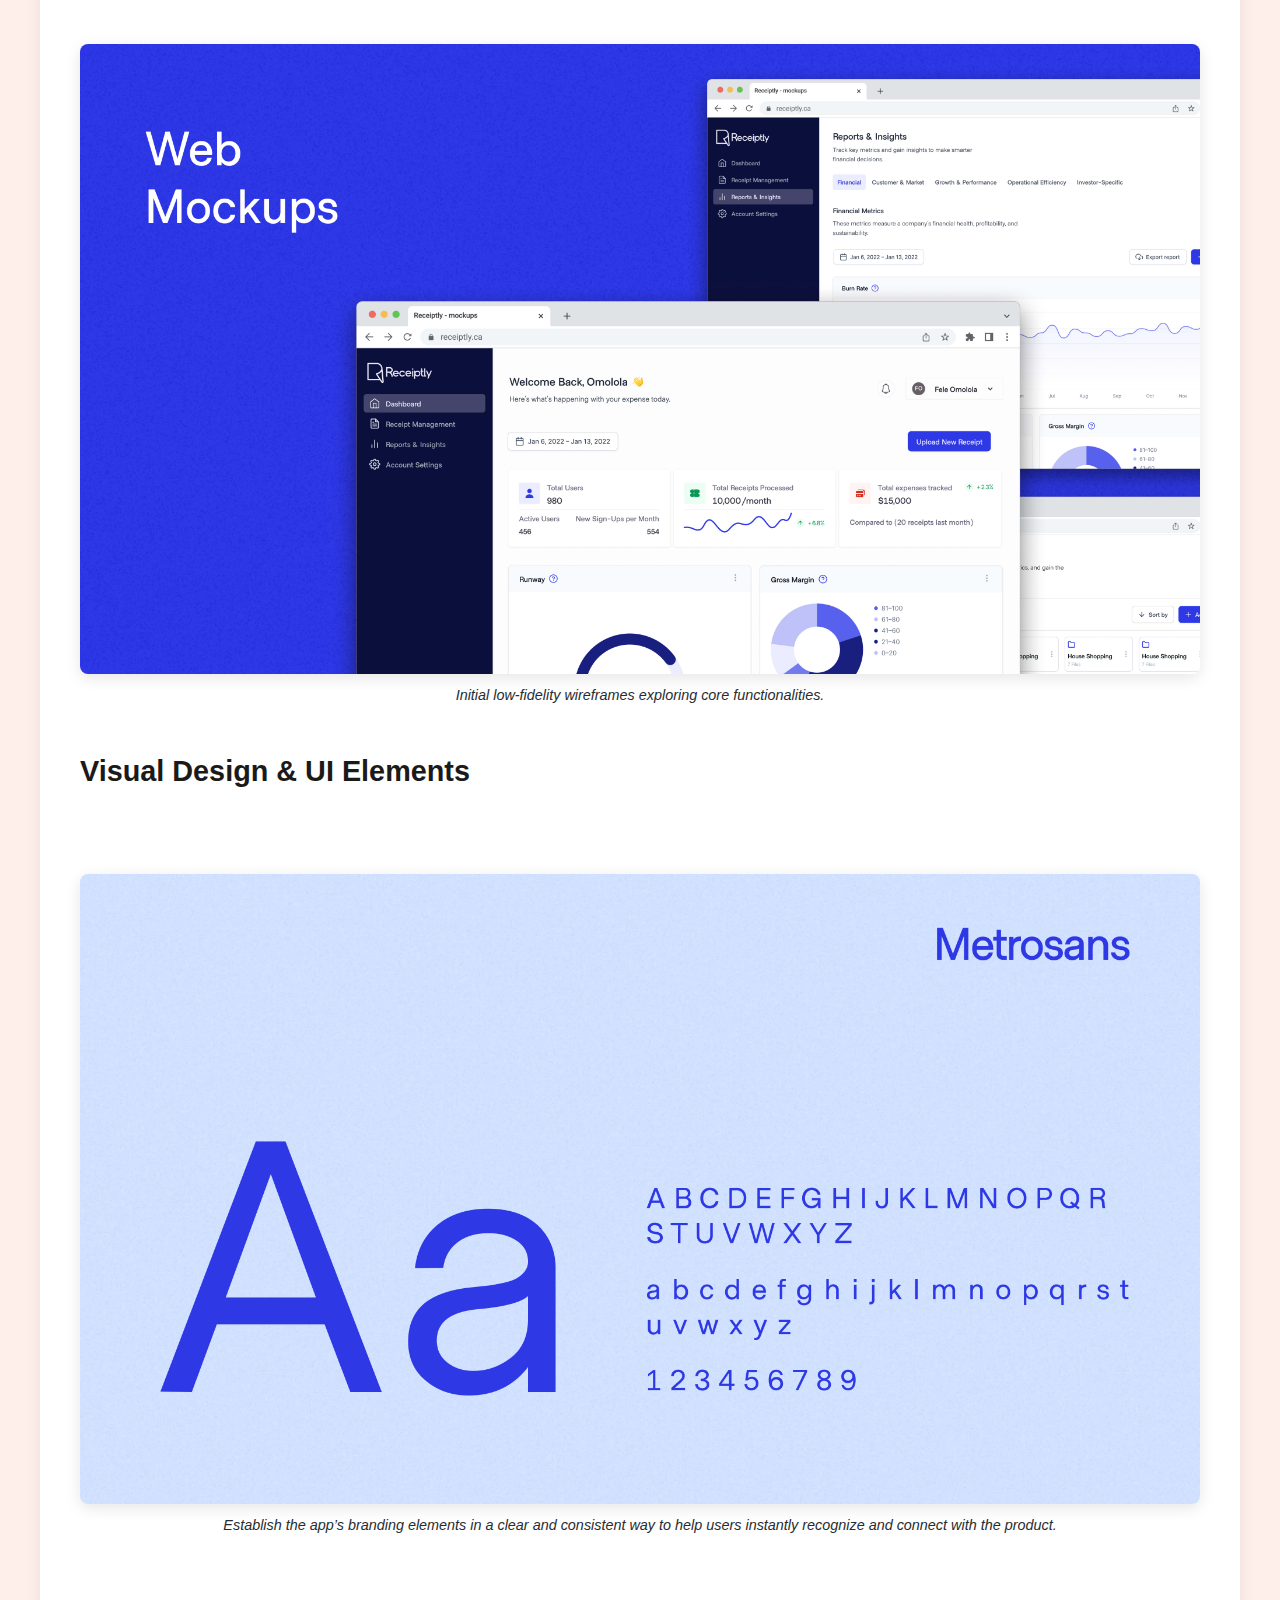
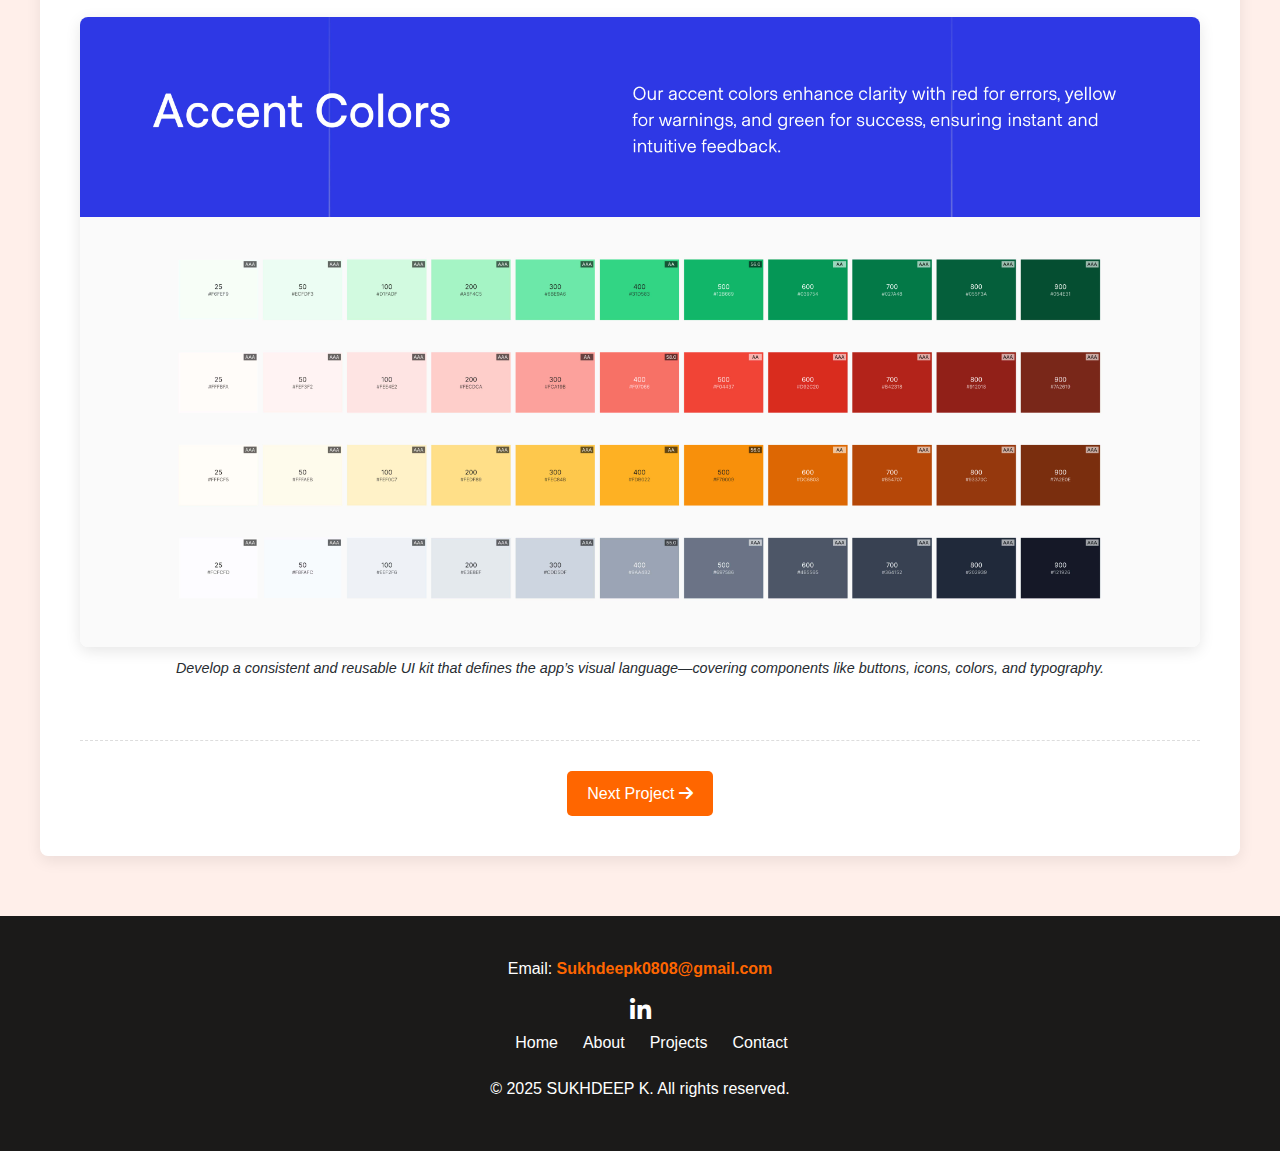
<file: Receiptly.html>
<!DOCTYPE html>
<html lang="en">
<head>
    <meta charset="UTF-8">
    <meta name="viewport" content="width=device-width, initial-scale=1.0">
    <title>Receieptly</title>
    <link rel="stylesheet" href="./assets/projects.css">
    <link rel="stylesheet" href="https://cdnjs.cloudflare.com/ajax/libs/font-awesome/6.0.0-beta3/css/all.min.css">
    <link rel="icon" type="image/png" href="./assets/img/Fav.png">
</head>
<body>
    <header class="header">
        <div class="container">
            <div class="logo">
                <a href="index.html">
                    <img src="./assets/img/Sk logo@2x.png" alt="Your Profile Picture">
                </a>
                
            </div>
            <nav class="main-nav">
                <ul class="nav-list">
                    <li><a href="index.html">Home</a></li>
                    <li><a href="About.html">About</a></li>
                    
                    <li><a href="projects.html">Projects</a></li>
                    <li><a href="#contact">Contact</a></li>
                </ul>
                <div class="hamburger-menu">
                    <div class="bar"></div>
                    <div class="bar"></div>
                    <div class="bar"></div>
                </div>
            </nav>
        </div>
    </header>

       <main class="project-main">
    <div class="container project-case-study">

        <section class="project-overview">
            <h1>Receiptly</h1>
            <p class="project-intro">This case study details the process of designing and developing [brief project description, e.g., a mobile application for dog walkers] from initial concept to final outcome.</p>
            
            <div class="image-container">
                    <img src="./assets/img/Receiptly/Project receiptly.jpg" alt="Problem illustration or user quote">
                    <p class="image-caption">Understanding user frustrations with existing solutions.</p>
                </div>
        </section>

        <hr class="section-divider">

        <section class="case-study-section">
            <h2>1. The Problem</h2>
            <div class="text-image-layout">
                
                <div class="image-container">
                    <img src="./assets/img/Receiptly/Problem statement.jpg" alt="Problem illustration or user quote">
                    <p class="image-caption">Understanding user frustrations with existing solutions.</p>
                </div>
            </div>
        </section>

        <hr class="section-divider">

        <section class="case-study-section">
            <h2>2. Research & Discovery</h2>

            <h3>User Persona</h3>
            <div class="text-image-layout reverse"> 
                <div class="image-container">
                    <img src="./assets/img/Receiptly/Persona.jpg" alt="Research insights or persona">
                    <p class="image-caption">Key insights gathered from user interviews and surveys.</p>
                </div>
            </div>
            <h3>Competitive Analysis</h3>
            <div class="text-image-layout reverse"> 
                <div class="image-container">
                    <img src="./assets/img/Receiptly/Competitor Analysis.jpg" alt="Research insights or persona">
                    <p class="image-caption">Key insights gathered from user interviews and surveys.</p>
                </div>
            </div>

           
            </section>

        <hr class="section-divider">

        <section class="case-study-section">
            <h2>3. Ideation & Design</h2>
            <h3>Features</h3>
            <div class="text-image-layout">
                
                <div class="image-container">
                    <img src="./assets/img/Receiptly/Features.jpg" alt="Wireframes or user flow">
                    <p class="image-caption">Define the app’s workflow in a simple, step-by-step manner to help users easily understand how to navigate and use its features. </p>
                </div>
                
            </div>
            <h3>Mockups</h3>
            <div class="text-image-layout">
                
                <div class="image-container">
                    <img src="./assets/img/Receiptly/Mockups - web.jpg" alt="Wireframes or user flow">
                    <p class="image-caption">Initial low-fidelity wireframes exploring core functionalities.</p>
                </div>
                
            </div>


            

            <h3>Visual Design & UI Elements</h3>
            <div class="text-image-layout">
                <div class="text-image-layout">
                
                <div class="image-container">
                    <img src="./assets/img/Receiptly/Typography-1.jpg" alt="Wireframes or user flow">
                    <p class="image-caption">Establish the app’s branding elements in a clear and consistent way to help users instantly recognize and connect with the product. </p>
                </div>
                
            </div>
                <div class="image-container">
                    <img src="./assets/img/Receiptly/Color-1.jpg" alt="UI screenshots">
                    <p class="image-caption">Develop a consistent and reusable UI kit that defines the app’s visual language—covering components like buttons, icons, colors, and typography. </p>
                </div>
            </div>
        </section>

       

       

        <div class="next-project-nav">
            <a href="Memotrip.html" class="btn">Next Project <i class="fas fa-arrow-right"></i></a>
        </div>

    </div>
</main>

     <footer id="contact" class="footer">
        <div class="container">
            <div class="footer-content">
                <p>Email: <a href="mailto:your.email@example.com">Sukhdeepk0808@gmail.com</a></p>
                <div class="footer-social">
                    <a href="https://www.linkedin.com/in/sukhdeep-kaur1997" target="_blank"><i class="fab fa-linkedin-in"></i> </a>
                </div>
                <div><nav class="footer-nav">
                <ul class="nav-list">
                    <li><a href="index.html">Home</a></li>
                    <li><a href="About.html">About</a></li>
                    
                    <li><a href="projects.html">Projects</a></li>
                    <li><a href="#contact">Contact</a></li>
                </ul>
                </div>
                
            </nav>
            </div>
            <p>&copy; 2025 SUKHDEEP K. All rights reserved.</p>
        </div>
    </footer>

    <script src="Js/script.js"></script>
</body>
</html>
</file>
<file: assets/style.css>
/* General Styling */
:root {
    --primary-color: #ff6600; /* Example blue */
    --secondary-color: #272c31; /* Example gray */
    --dark-color: #1b1a19;
    --light-color: #ffefea;
    --white-color: #ffffff;
    --text-color: #181716;
    --card-bg: #e4fcff;
    --border-color: #ddd;
}

* {
    margin: 0;
    padding: 0;
    box-sizing: border-box;
}

body {
    font-family: 'Arial', sans-serif;
    line-height: 1.6;
    color: var(--text-color);
    background-color: var(--light-color);
}

.container {
    max-width: 1200px;
    margin: 0 auto;
    padding: 0 20px;
}
span{
    color: var(--primary-color);
}
a {
    text-decoration: none;
    color: var(--primary-color);
}

ul {
    list-style: none;
}

h1, h2, h3 {
    color: var(--dark-color);
    margin-bottom: 15px;
}

p {
    margin-bottom: 10px;
}

.btn {
    display: inline-block;
    background-color: var(--primary-color);
    color: var(--white-color);
    padding: 10px 20px;
    border-radius: 5px;
    transition: background-color 0.3s ease;
}

.btn:hover {
    background-color: black;
  
}

/* Header */
.header {
    /* background-color: var(--white-color),20%; */
    padding: 15px 0;
   
    
}

.header .container {
    display: flex;
    justify-content: space-between;
    align-items: center;
    /* background-color: #ffffe4b4; */
    padding: 15px 30px;
    border-radius: 50px;
}

.logo a {
    font-size: 1.8rem;
    font-weight: bold;
    color: var(--dark-color);
}
.logo img{
    width: 30px;
    height: auto;
    padding: auto;
   
}

.main-nav .nav-list {
    display: flex;
}

.main-nav .nav-list li {
    margin-left: 25px;
}

.main-nav .nav-list a {
    font-weight: 500;
    color: var(--dark-color);
    transition: color 0.3s ease;
}

.main-nav .nav-list a:hover {
    color: var(--primary-color);
}

.footer-nav .nav-list {
    display: flex;
    align-items: center;
}

.footer-nav .nav-list li {
    margin-left: 25px;
}

.footer-nav .nav-list a {
    font-weight: 500;
    color: var(--white-color);
    transition: color 0.3s ease;
}

.footer-nav .nav-list a:hover {
    color: var(--primary-color);
}

.hamburger-menu {
    display: none; /* Hidden by default on desktop */
    cursor: pointer;
}

.hamburger-menu .bar {
    width: 25px;
    height: 3px;
    background-color: var(--dark-color);
    margin: 5px 0;
    transition: all 0.3s ease;
}

/* Hero Section */
.hero-section {
    background-color:rgb(255, 250, 238);
    padding: 80px 0;
    text-align: center;
}

.hero-section .container {
    display: flex;
    flex-direction: row;
    align-items: center;
    justify-content: space-between;
    gap: 40px;
    max-height: 500px;
}

.hero-content {
    flex: 1;
    text-align: left;
}

.hero-content h1 {
    font-size: 3.5rem;
    line-height: 1.2;
    margin-bottom: 20px;
}

.hero-content p {
    font-size: 1.2rem;
    color: var(--secondary-color);
    margin-bottom: 30px;
}

.social-links a {
    font-size: 1.8rem;
    margin-right: 20px;
    color: var(--dark-color);
    transition: color 0.3s ease;
}

.social-links a:hover {
    color: var(--primary-color);
}

.hero-image {
    flex: 1;
    text-align: right;
}

.hero-image img {
    max-width: 80%;
    height: auto;
    border-radius: 10px;
}
/* Skills Section */
.skills-section {
    padding: 80px 0;
    background-color: var(--light-color);
    text-align: center;
}

.skills-section h2 {
    font-size: 2.5rem;
    margin-bottom: 40px;
}

.skills-grid {
    display: grid;
    grid-template-columns: repeat(auto-fit, minmax(280px, 1fr));
    gap: 30px;
}

.skill-card {
    background-color: var(--card-bg);
    padding: 30px;
    border-radius: 8px;
    box-shadow: 0 4px 8px rgba(0,0,0,0.08);
    transition: transform 0.3s ease, box-shadow 0.3s ease;
    text-align: left;
}

.skill-card:hover {
    transform: translateY(-5px);
    box-shadow: 0 8px 16px rgba(0,0,0,0.12);
}

.skill-card h3 {
    color: var(--primary-color);
    margin-bottom: 10px;
}

.skill-card p {
    font-size: 0.95rem;
    color: var(--secondary-color);
}

/* Projects Section */
.projects-section {
    padding: 80px 0;
    background-color: var(--white-color);
    text-align: center;
}

.projects-section h2 {
    font-size: 2.5rem;
    margin-bottom: 40px;
}

.projects-grid {
    display: grid;
    grid-template-columns: 1fr 1fr; /* 1fr, 1fr */
    gap: 30px;
}

.project-card {
    background-color: var(--card-bg);
    padding: 30px;
    border-radius: 8px;
    box-shadow: 0 4px 8px rgba(0,0,0,0.08);
    transition: transform 0.3s ease, box-shadow 0.3s ease;
    text-align: left;
    align-items: center;
}

.project-card:hover {
    transform: translateY(-5px);
    box-shadow: 0 8px 16px rgba(0,0,0,0.12);
}

.project-card img {
    max-width: 100%;
    height: auto;
    border-radius: 5px;
    margin-bottom: 20px;
    
}

.project-card h3 {
    color: var(--dark-color);
    margin-bottom: 10px;
}

.project-card p {
    color: var(--secondary-color);
    margin-bottom: 20px;
}

/* Footer */
.footer {
    display: flex;
    background-color: var(--dark-color);
    color: var(--white-color);
    padding: 40px 0;
    text-align: center;
}

.footer-content {
    margin-bottom: 20px;
}

.footer-content p {
    margin-bottom: 10px;
}

.footer-content a {
    color: var(--primary-color);
    font-weight: bold;
}

.footer-social a {
    color: var(--white-color);
    font-size: 1.5rem;
    margin: 0 10px;
    transition: color 0.3s ease;
}

.footer-social a:hover {
    color: var(--primary-color);
}

/* Responsive Design */

/* Tablet View (e.g., max-width: 768px) */
@media (max-width: 768px) {
    .header .container {
        flex-direction: column;
        align-items: flex-start;
        
    }

    .main-nav {
        width: 100%;
        text-align: center;
    }

    .main-nav .nav-list {
        display: none; /* Hide navigation by default */
        flex-direction: column;
        width: 100%;
        background-color: var(--white-color);
        border-top: 1px solid var(--border-color);
        padding: 20px 0;
        position: absolute;
        top: 80px; /* Adjust based on header height */
        left: 0;
        z-index: 10;
        box-shadow: 0 5px 10px rgba(0,0,0,0.1);
    }

    .main-nav .nav-list.active {
        display: flex; /* Show when active */
    }

    .main-nav .nav-list li {
        margin: 15px 0;
    }

    .hamburger-menu {
        display: block; /* Show hamburger menu */
        position: absolute;
        right: 20px;
        top: 30px;
    }

    .hamburger-menu.active .bar:nth-child(1) {
        transform: translateY(8px) rotate(45deg);
    }

    .hamburger-menu.active .bar:nth-child(2) {
        opacity: 0;
    }

    .hamburger-menu.active .bar:nth-child(3) {
        transform: translateY(-8px) rotate(-45deg);
    }

    .hero-section .container {
        flex-direction: column;
        text-align: center;
         max-height:none;
    }

    .hero-image {
        margin-top: 40px;
        text-align: center;
    }

    .hero-image img {
        max-width: 80%;
    }

    .skills-grid {
        grid-template-columns: 1fr; /* Single column for skills */
    }

    .projects-grid {
        grid-template-columns: 1fr; /* Single column for projects */
    }
}

/* Mobile View (e.g., max-width: 480px) */
@media (max-width: 480px) {
    .hero-content h1 {
        font-size: 2.5rem;
    }

    .hero-content p {
        font-size: 1rem;
    }

    .social-links a {
        font-size: 1.5rem;
        margin-right: 15px;
    }

    .skill-card, .project-card {
        padding: 20px;
    }

    .footer-social a {
        font-size: 1.2rem;
    }
}
</file>
<file: assets/about.css>
/* General Styling */
:root {
    --primary-color: #ff6600; /* Example blue */
    --secondary-color: #272c31; /* Example gray */
    --dark-color: #1b1a19;
    --light-color: #ffefea;
    --white-color: #ffffff;
    --text-color: #181716;
    --card-bg: #e4fcff;
    --border-color: #ddd;
}

* {
    margin: 0;
    padding: 0;
    box-sizing: border-box;
}

body {
    font-family: 'Arial', sans-serif;
    line-height: 1.6;
    color: var(--text-color);
    background-color: var(--light-color);
}

.container {
    max-width: 1200px;
    margin: 0 auto;
    padding: 0 20px;
}
span{
    color: var(--primary-color);
}
a {
    text-decoration: none;
    color: var(--primary-color);
}

ul {
    list-style: none;
}

h1, h2, h3 {
    color: var(--dark-color);
    margin-bottom: 15px;
}

p {
    margin-bottom: 10px;
}

.btn {
    display: inline-block;
    background-color: var(--primary-color);
    color: var(--white-color);
    padding: 10px 20px;
    border-radius: 5px;
    transition: background-color 0.3s ease;
}

.btn:hover {
    background-color: darken(var(--primary-color), 50%);
}

/* Header */
.header {
    /* background-color: var(--white-color),20%; */
    padding: 15px 0;
   
    
}

.header .container {
    display: flex;
    justify-content: space-between;
    align-items: center;
    /* background-color: #ffffe4b4; */
    padding: 15px 30px;
    border-radius: 50px;
}

.logo a {
    font-size: 1.8rem;
    font-weight: bold;
    color: var(--dark-color);
}
.logo img{
    width: 30px;
    height: auto;
    padding: auto;
   
}

.main-nav .nav-list {
    display: flex;
}

.main-nav .nav-list li {
    margin-left: 25px;
}

.main-nav .nav-list a {
    font-weight: 500;
    color: var(--dark-color);
    transition: color 0.3s ease;
}

.main-nav .nav-list a:hover {
    color: var(--primary-color);
}

.footer-nav .nav-list {
    display: flex;
    align-items: center;
}

.footer-nav .nav-list li {
    margin-left: 25px;
}

.footer-nav .nav-list a {
    font-weight: 500;
    color: var(--white-color);
    transition: color 0.3s ease;
}

.footer-nav .nav-list a:hover {
    color: var(--primary-color);
}

.hamburger-menu {
    display: none; /* Hidden by default on desktop */
    cursor: pointer;
}

.hamburger-menu .bar {
    width: 25px;
    height: 3px;
    background-color: var(--dark-color);
    margin: 5px 0;
    transition: all 0.3s ease;
}

/* Hero Section */
.hero-section {
    background-color:rgb(255, 250, 238);
    padding: 80px 0;
    text-align: center;
}

.hero-section .container {
    display: flex;
    flex-direction: row;
    align-items: center;
    justify-content: space-between;
    gap: 40px;
    max-height: 500px;
}

.hero-content {
    flex: 1;
    text-align: left;
}

.hero-content h1 {
    font-size: 3.5rem;
    line-height: 1.2;
    margin-bottom: 20px;
}

.hero-content p {
    font-size: 1.2rem;
    color: var(--secondary-color);
    margin-bottom: 30px;
}

.social-links a {
    font-size: 1.8rem;
    margin-right: 20px;
    color: var(--dark-color);
    transition: color 0.3s ease;
}

.social-links a:hover {
    color: var(--primary-color);
}

.hero-image {
    flex: 1;
    text-align: right;
}

.hero-image img {
    max-width: 80%;
    height: auto;
    border-radius: 10px;
}
/* --- About Page Specific Layout --- */
.about-main {
    padding: 40px 0;
}

.about-container {
    display: grid;
    grid-template-columns: 1fr 3fr; /* Sidebar on left, content on right */
    gap: 40px;
    background-color: var(--white-color);
    padding: 40px;
    border-radius: 8px;
    box-shadow: 0 5px 15px rgba(0,0,0,0.08);
}

.about-sidebar {
    background-color: var(--dark-color);
    color: var(--white-color);
    padding: 30px;
    border-radius: 8px;
    text-align: center;
}

.profile-pic {
    width: 150px;
    height: 150px;
    border-radius: 50%;
    object-fit: cover;
    margin-bottom: 20px;
    border: 3px solid var(--primary-color);
}

.about-sidebar h2 {
    color: var(--white-color);
    font-size: 2rem;
    margin-bottom: 5px;
}

.about-sidebar .title {
    font-size: 1.1rem;
    color: var(--primary-color);
    margin-bottom: 30px;
}

.contact-info, .key-skills {
    text-align: left;
    margin-bottom: 30px;
}

.contact-info h3, .key-skills h3 {
    color: var(--primary-color);
    border-bottom: 2px solid var(--primary-color);
    padding-bottom: 5px;
    margin-bottom: 15px;
    font-size: 1.2rem;
}

.contact-info p {
    font-size: 0.95rem;
    margin-bottom: 8px;
    display: flex;
    align-items: center;
}

.contact-info p i {
    margin-right: 10px;
    font-size: 1.1rem;
    color: var(--primary-color);
}

.contact-info a {
    color: var(--white-color);
}

.contact-info a:hover {
    color: var(--primary-color);
}

.key-skills ul {
    list-style: disc; /* Use discs for skill list */
    margin-left: 20px;
    font-size: 0.95rem;
}

.key-skills li {
    margin-bottom: 8px;
}

.about-content {
    padding: 0 20px; /* Padding inside the content area */
}

.section-block {
    margin-bottom: 40px;
    padding-bottom: 20px;
    border-bottom: 1px solid var(--border-color);
}

.section-block:last-child {
    border-bottom: none; /* No border for the last section */
    margin-bottom: 0;
    padding-bottom: 0;
}

.section-block h2 {
    color: var(--accent-color); /* Highlight section titles */
    font-size: 2rem;
    margin-bottom: 20px;
    border-bottom: 2px solid var(--accent-color);
    display: inline-block; /* Make border only as wide as text */
    padding-bottom: 5px;
}

.job-entry, .education-entry {
    margin-bottom: 25px;
}

.job-entry h3, .education-entry h3 {
    font-size: 1.4rem;
    color: var(--dark-color);
    margin-bottom: 5px;
}

.job-entry .date, .education-entry .date {
    font-style: italic;
    color: var(--secondary-color);
    margin-bottom: 10px;
    display: block;
}

.job-entry ul {
    list-style: circle; /* Use circles for job responsibilities */
    margin-left: 25px;
    font-size: 0.95rem;
}

.job-entry li {
    margin-bottom: 5px;
}

.inline-link {
    font-weight: bold;
}

/* --- Responsive Design for About Page --- */
@media (max-width: 900px) {
    .about-container {
        grid-template-columns: 1fr; /* Stack sidebar and content */
        padding: 30px;
    }

    .about-sidebar {
        padding: 20px;
        text-align: center;
    }

    .contact-info, .key-skills {
        text-align: center;
    }

    .key-skills ul {
        margin-left: auto;
        margin-right: auto;
        display: inline-block; /* Keep list centered but not full width */
        text-align: left;
    }
}

@media (max-width: 480px) {
    .header .container {
        flex-direction: column;
        align-items: flex-start;
    }
    .main-nav .nav-list {
        flex-direction: column;
        width: 100%;
        text-align: center;
    }
    .main-nav .nav-list li {
        margin: 10px 0;
    }

    .about-container {
        padding: 20px;
    }

    .about-sidebar h2 {
        font-size: 1.8rem;
    }

    .section-block h2 {
        font-size: 1.8rem;
    }
}
/* Footer */
.footer {
    display: flex;
    background-color: var(--dark-color);
    color: var(--white-color);
    padding: 40px 0;
    text-align: center;
}

.footer-content {
    margin-bottom: 20px;
}

.footer-content p {
    margin-bottom: 10px;
}

.footer-content a {
    color: var(--primary-color);
    font-weight: bold;
}

.footer-social a {
    color: var(--white-color);
    font-size: 1.5rem;
    margin: 0 10px;
    transition: color 0.3s ease;
}

.footer-social a:hover {
    color: var(--primary-color);
}

/* Responsive Design */

/* Tablet View (e.g., max-width: 768px) */
@media (max-width: 768px) {
    .header .container {
        flex-direction: column;
        align-items: flex-start;
        
    }

    .main-nav {
        width: 100%;
        text-align: center;
    }

    .main-nav .nav-list {
        display: none; /* Hide navigation by default */
        flex-direction: column;
        width: 100%;
        background-color: var(--white-color);
        border-top: 1px solid var(--border-color);
        padding: 20px 0;
        position: absolute;
        top: 80px; /* Adjust based on header height */
        left: 0;
        z-index: 10;
        box-shadow: 0 5px 10px rgba(0,0,0,0.1);
    }

    .main-nav .nav-list.active {
        display: flex; /* Show when active */
    }

    .main-nav .nav-list li {
        margin: 15px 0;
    }

    .hamburger-menu {
        display: block; /* Show hamburger menu */
        position: absolute;
        right: 20px;
        top: 30px;
    }

    .hamburger-menu.active .bar:nth-child(1) {
        transform: translateY(8px) rotate(45deg);
    }

    .hamburger-menu.active .bar:nth-child(2) {
        opacity: 0;
    }

    .hamburger-menu.active .bar:nth-child(3) {
        transform: translateY(-8px) rotate(-45deg);
    }

    .hero-section .container {
        flex-direction: column;
        text-align: center;
         max-height:none;
    }

    .hero-image {
        margin-top: 40px;
        text-align: center;
    }

    .hero-image img {
        max-width: 80%;
    }

    .skills-grid {
        grid-template-columns: 1fr; /* Single column for skills */
    }

    .projects-grid {
        grid-template-columns: 1fr; /* Single column for projects */
    }
}

/* Mobile View (e.g., max-width: 480px) */
@media (max-width: 480px) {
    .hero-content h1 {
        font-size: 2.5rem;
    }

    .hero-content p {
        font-size: 1rem;
    }

    .social-links a {
        font-size: 1.5rem;
        margin-right: 15px;
    }

    .skill-card, .project-card {
        padding: 20px;
    }

    .footer-social a {
        font-size: 1.2rem;
    }
}
</file>
<file: assets/projects.css>
/* General Styling */
:root {
    --primary-color: #ff6600; /* Example blue */
    --secondary-color: #272c31; /* Example gray */
    --dark-color: #1b1a19;
    --light-color: #ffefea;
    --white-color: #ffffff;
    --text-color: #181716;
    --card-bg: #e4fcff;
    --border-color: #ddd;
}

* {
    margin: 0;
    padding: 0;
    box-sizing: border-box;
}

body {
    font-family: 'Arial', sans-serif;
    line-height: 1.6;
    color: var(--text-color);
    background-color: var(--light-color);
}

.container {
    max-width: 1200px;
    margin: 0 auto;
    padding: 0 20px;
}
span{
    color: var(--primary-color);
}
a {
    text-decoration: none;
    color: var(--primary-color);
}

ul {
    list-style: none;
}

h1, h2, h3 {
    color: var(--dark-color);
    margin-bottom: 15px;
}

p {
    margin-bottom: 10px;
}

.btn {
    display: inline-block;
    background-color: var(--primary-color);
    color: var(--white-color);
    padding: 10px 20px;
    border-radius: 5px;
    transition: background-color 0.3s ease;
}

.btn:hover {
    background-color: darken(var(--primary-color), 50%);
}

/* Header */
.header {
    /* background-color: var(--white-color),20%; */
    padding: 15px 0;
   
    
}

.header .container {
    display: flex;
    justify-content: space-between;
    align-items: center;
    /* background-color: #ffffe4b4; */
    padding: 15px 30px;
    border-radius: 50px;
}

.logo a {
    font-size: 1.8rem;
    font-weight: bold;
    color: var(--dark-color);
}
.logo img{
    width: 30px;
    height: auto;
    padding: auto;
   
}

.main-nav .nav-list {
    display: flex;
}

.main-nav .nav-list li {
    margin-left: 25px;
}

.main-nav .nav-list a {
    font-weight: 500;
    color: var(--dark-color);
    transition: color 0.3s ease;
}

.main-nav .nav-list a:hover {
    color: var(--primary-color);
}

.footer-nav .nav-list {
    display: flex;
    align-items: center;
}

.footer-nav .nav-list li {
    margin-left: 25px;
}

.footer-nav .nav-list a {
    font-weight: 500;
    color: var(--white-color);
    transition: color 0.3s ease;
}

.footer-nav .nav-list a:hover {
    color: var(--primary-color);
}

.hamburger-menu {
    display: none; /* Hidden by default on desktop */
    cursor: pointer;
}

.hamburger-menu .bar {
    width: 25px;
    height: 3px;
    background-color: var(--dark-color);
    margin: 5px 0;
    transition: all 0.3s ease;
}

/* Hero Section */
.hero-section {
    background-color:rgb(255, 250, 238);
    padding: 80px 0;
    text-align: center;
}

.hero-section .container {
    display: flex;
    flex-direction: row;
    align-items: center;
    justify-content: space-between;
    gap: 40px;
    max-height: 500px;
}

.hero-content {
    flex: 1;
    text-align: left;
}

.hero-content h1 {
    font-size: 3.5rem;
    line-height: 1.2;
    margin-bottom: 20px;
}

.hero-content p {
    font-size: 1.2rem;
    color: var(--secondary-color);
    margin-bottom: 30px;
}

.social-links a {
    font-size: 1.8rem;
    margin-right: 20px;
    color: var(--dark-color);
    transition: color 0.3s ease;
}

.social-links a:hover {
    color: var(--primary-color);
}

.hero-image {
    flex: 1;
    text-align: right;
}

.hero-image img {
    max-width: 80%;
    height: auto;
    border-radius: 10px;
}
/* --- Project Main Content Area --- */
.project-main {
    padding: 60px 0;
}

.project-case-study {
    background-color: var(--white-color);
    padding: 40px;
    border-radius: 8px;
    box-shadow: 0 5px 15px rgba(0,0,0,0.08);
}

/* --- Project Overview Section --- */
.project-overview {
    text-align: center;
    margin-bottom: 50px;
}

.project-overview h1 {
    font-size: 3.5rem;
    color: var(--primary-color);
    margin-bottom: 20px;
}

.project-intro {
    font-size: 1.3rem;
    color: var(--secondary-color);
    max-width: 800px;
    margin: 0 auto 40px auto;
    line-height: 1.5;
}

.project-meta {
    display: flex;
    justify-content: center;
    gap: 50px;
    flex-wrap: wrap;
    margin-top: 30px;
}

.meta-item {
    text-align: center;
}

.meta-item h3 {
    font-size: 1.1rem;
    color: var(--dark-color);
    margin-bottom: 5px;
}

.meta-item p {
    font-size: 0.95rem;
    color: var(--secondary-color);
}

/* --- Section Divider --- */
.section-divider {
    border: none;
    border-top: 1px dashed var(--border-color);
    margin: 60px 0;
}

/* --- Case Study Sections --- */
.case-study-section {
    margin-bottom: 50px;
}

.case-study-section h2 {
    font-size: 2.5rem;
    color: var(--accent-color);
    margin-bottom: 25px;
    border-bottom: 2px solid var(--accent-color);
    display: inline-block;
    padding-bottom: 8px;
}

.case-study-section h3 {
    font-size: 1.8rem;
    color: var(--dark-color);
    margin-top: 30px;
}

/* New: Side-by-Side Layout for Text and Image */
.text-image-layout {
    display: flex;
    align-items: center; /* Vertically align items in the middle */
    gap: 40px; /* Space between text and image */
    margin: 40px 0; /* Margin around this layout block */
    flex-wrap: wrap; /* Allow items to wrap on smaller screens */
}

.text-image-layout.reverse {
    flex-direction: row-reverse; /* Image on left, text on right */
}

.text-image-layout .text-content {
    flex: 1; /* Allows text to take available space */
    min-width: 300px; /* Minimum width before wrapping */
}

/* Image Containers */
.image-container {
    flex: 1; /* Allows image to take available space */
    min-width: 300px; /* Minimum width before wrapping */
    text-align: center; /* Center image within its flex item */
    margin: 0; /* Reset margin as it's handled by gap in flexbox */
}

.image-container img {
    max-width: 100%;
    height: auto;
    border-radius: 8px;
    box-shadow: 0 4px 15px rgba(0,0,0,0.1);
    display: block;
    margin: 0 auto;
}

.image-container.wide-image img {
    max-width: 100%;
}

.image-caption {
    font-style: italic;
    font-size: 0.9rem;
    color: var(--secondary-color);
    margin-top: 10px;
    margin-bottom: 0;
}

/* --- Next Project Navigation --- */
.next-project-nav {
    text-align: center;
    margin-top: 60px;
    padding-top: 30px;
    border-top: 1px dashed var(--border-color);
}

/* --- Responsive Design --- */
@media (max-width: 768px) {
    .project-main {
        padding: 40px 0;
    }

    .project-case-study {
        padding: 30px;
    }

    .project-overview h1 {
        font-size: 2.5rem;
    }

    .project-intro {
        font-size: 1.1rem;
    }

    .project-meta {
        flex-direction: column;
        gap: 20px;
    }

    .case-study-section h2 {
        font-size: 2rem;
    }

    .case-study-section h3 {
        font-size: 1.5rem;
    }

    /* Stack text and image vertically on smaller screens */
    .text-image-layout {
        flex-direction: column;
        gap: 20px; /* Reduce gap when stacked */
    }

    .text-image-layout.reverse {
        flex-direction: column; /* Ensure it stacks even if reversed */
    }

    .text-image-layout .text-content,
    .image-container {
        min-width: unset; /* Remove min-width when stacked */
        width: 100%; /* Take full width when stacked */
    }

    .btn {
        padding: 10px 20px;
        font-size: 0.95rem;
    }
}

@media (max-width: 480px) {
    .project-case-study {
        padding: 20px;
    }

    .project-overview h1 {
        font-size: 2rem;
    }

    .project-intro {
        font-size: 1rem;
    }

    .case-study-section h2 {
        font-size: 1.7rem;
    }

    .case-study-section h3 {
        font-size: 1.3rem;
    }

    .image-caption {
        font-size: 0.85rem;
    }
}
/* Footer */
.footer {
    display: flex;
    background-color: var(--dark-color);
    color: var(--white-color);
    padding: 40px 0;
    text-align: center;
}

.footer-content {
    margin-bottom: 20px;
}

.footer-content p {
    margin-bottom: 10px;
}

.footer-content a {
    color: var(--primary-color);
    font-weight: bold;
}

.footer-social a {
    color: var(--white-color);
    font-size: 1.5rem;
    margin: 0 10px;
    transition: color 0.3s ease;
}

.footer-social a:hover {
    color: var(--primary-color);
}

/* Responsive Design */

/* Tablet View (e.g., max-width: 768px) */
@media (max-width: 768px) {
    .header .container {
        flex-direction: column;
        align-items: flex-start;
        
    }

    .main-nav {
        width: 100%;
        text-align: center;
    }

    .main-nav .nav-list {
        display: none; /* Hide navigation by default */
        flex-direction: column;
        width: 100%;
        background-color: var(--white-color);
        border-top: 1px solid var(--border-color);
        padding: 20px 0;
        position: absolute;
        top: 80px; /* Adjust based on header height */
        left: 0;
        z-index: 10;
        box-shadow: 0 5px 10px rgba(0,0,0,0.1);
    }

    .main-nav .nav-list.active {
        display: flex; /* Show when active */
    }

    .main-nav .nav-list li {
        margin: 15px 0;
    }

    .hamburger-menu {
        display: block; /* Show hamburger menu */
        position: absolute;
        right: 20px;
        top: 30px;
    }

    .hamburger-menu.active .bar:nth-child(1) {
        transform: translateY(8px) rotate(45deg);
    }

    .hamburger-menu.active .bar:nth-child(2) {
        opacity: 0;
    }

    .hamburger-menu.active .bar:nth-child(3) {
        transform: translateY(-8px) rotate(-45deg);
    }

    .hero-section .container {
        flex-direction: column;
        text-align: center;
         max-height:none;
    }

    .hero-image {
        margin-top: 40px;
        text-align: center;
    }

    .hero-image img {
        max-width: 80%;
    }

    .skills-grid {
        grid-template-columns: 1fr; /* Single column for skills */
    }

    .projects-grid {
        grid-template-columns: 1fr; /* Single column for projects */
    }
}

/* Mobile View (e.g., max-width: 480px) */
@media (max-width: 480px) {
    .hero-content h1 {
        font-size: 2.5rem;
    }

    .hero-content p {
        font-size: 1rem;
    }

    .social-links a {
        font-size: 1.5rem;
        margin-right: 15px;
    }

    .skill-card, .project-card {
        padding: 20px;
    }

    .footer-social a {
        font-size: 1.2rem;
    }
}
</file>
